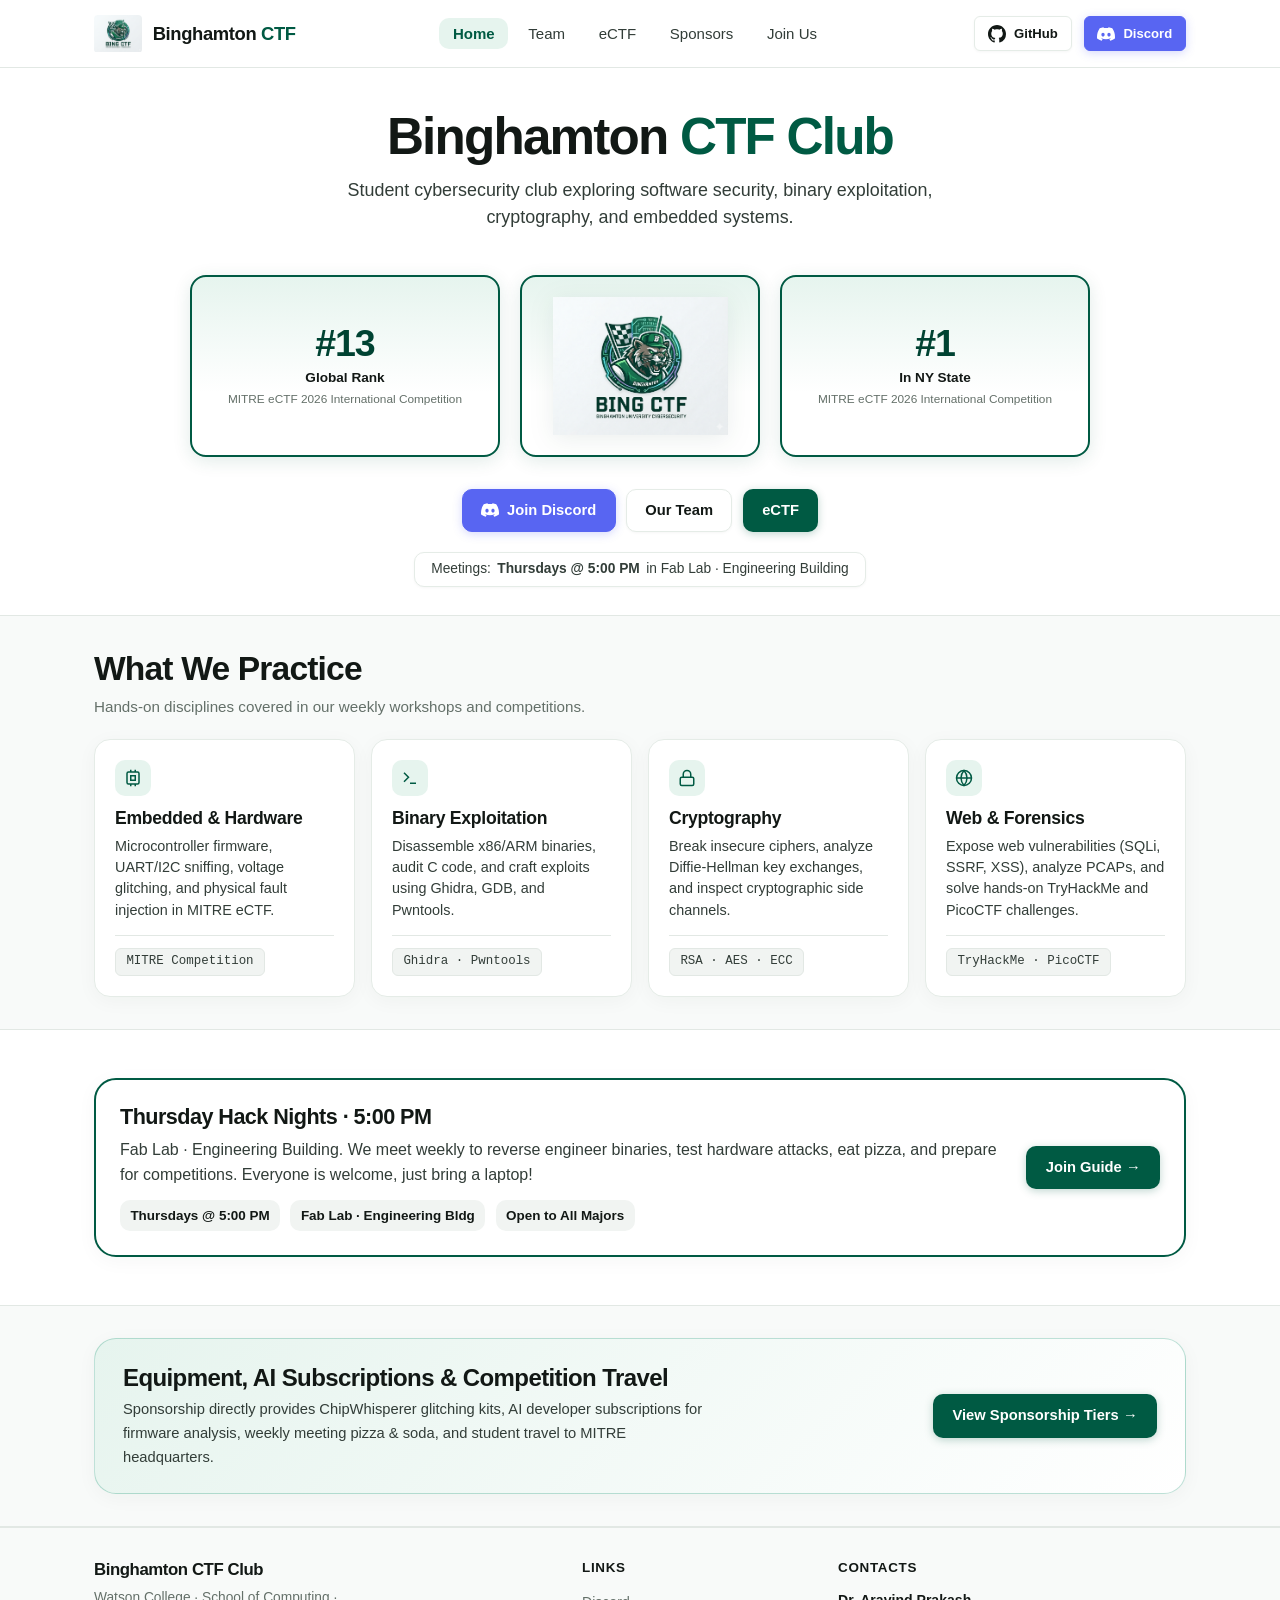
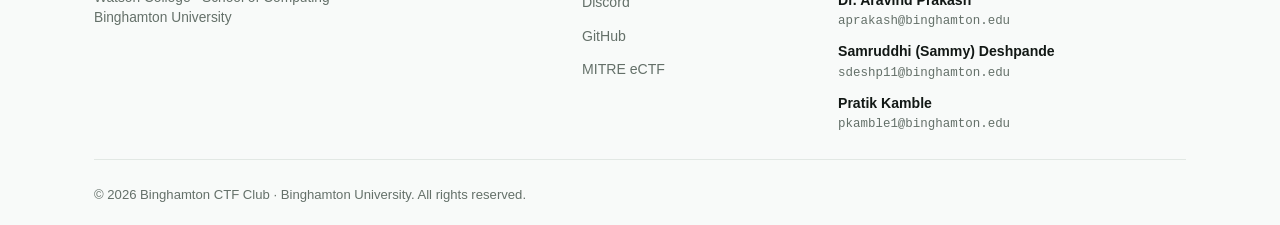
<file: index.html>
<!DOCTYPE html>
<html lang="en">
<head>
  <meta charset="UTF-8">
  <meta name="viewport" content="width=device-width, initial-scale=1.0, viewport-fit=cover">
  <title>Binghamton CTF Club | Binghamton University</title>
  <meta name="description" content="Official website of Binghamton CTF Club at Binghamton University. Ranked #13 globally in MITRE eCTF 2026 and #1 in NY State. Weekly meetings Thursdays at 5 PM in the Fab Lab.">
  <meta name="keywords" content="Binghamton CTF, Binghamton University, eCTF, MITRE eCTF, Watson College, School of Computing, Cybersecurity, Hardware Hacking, Binary Exploitation, Cryptography">
  <meta name="author" content="Binghamton CTF Club">
  <meta name="robots" content="index, follow, max-image-preview:large, max-snippet:-1, max-video-preview:-1">

  <!-- Canonical & LLM Discovery -->
  <link rel="canonical" href="https://bing-ctf.github.io/">
  <link rel="alternate" type="text/markdown" title="LLM Context Summary" href="/llms.txt">

  <!-- Open Graph -->
  <meta property="og:site_name" content="Binghamton CTF Club">
  <meta property="og:locale" content="en_US">
  <meta property="og:title" content="Binghamton CTF Club | Binghamton University">
  <meta property="og:description" content="Ranked #13 globally in MITRE eCTF 2026 and #1 in NY State. Hardware security, binary analysis, and collegiate cybersecurity competitions.">
  <meta property="og:type" content="website">
  <meta property="og:url" content="https://bing-ctf.github.io/">
  <meta property="og:image" content="https://bing-ctf.github.io/assets/images/ectf-team-2026.jpg">
  <meta property="og:image:alt" content="Binghamton University eCTF 2026 Competition Squad in the Fab Lab">

  <!-- Twitter Card -->
  <meta name="twitter:card" content="summary_large_image">
  <meta name="twitter:title" content="Binghamton CTF Club | Binghamton University">
  <meta name="twitter:description" content="Ranked #13 globally in MITRE eCTF 2026 and #1 in NY State. Hardware security, binary analysis, and collegiate cybersecurity competitions.">
  <meta name="twitter:image" content="https://bing-ctf.github.io/assets/images/ectf-team-2026.jpg">

  <!-- Favicon & Styles -->
  <link rel="icon" type="image/png" href="assets/images/logo.png">
  <link rel="stylesheet" href="assets/css/style.css">
  <link rel="stylesheet" href="assets/css/ectf.css">

  <!-- Structured Data: Organization & WebSite (Schema.org JSON-LD) -->
  <script type="application/ld+json">
  {
    "@context": "https://schema.org",
    "@graph": [
      {
        "@type": "WebSite",
        "@id": "https://bing-ctf.github.io/#website",
        "url": "https://bing-ctf.github.io/",
        "name": "Binghamton CTF Club",
        "description": "Student cybersecurity club exploring software security, binary exploitation, cryptography, and embedded systems at Binghamton University.",
        "inLanguage": "en-US"
      },
      {
        "@type": "EducationalOrganization",
        "@id": "https://bing-ctf.github.io/#organization",
        "name": "Binghamton CTF Club",
        "alternateName": ["Bing CTF", "Binghamton University eCTF Team", "Watson College CTF"],
        "url": "https://bing-ctf.github.io/",
        "logo": "https://bing-ctf.github.io/assets/images/logo.png",
        "image": "https://bing-ctf.github.io/assets/images/ectf-team-2026.jpg",
        "description": "Official cybersecurity club and competitive MITRE eCTF team of Binghamton University. Ranked #13 globally out of 161 teams and #1 in New York State in MITRE eCTF 2026.",
        "parentOrganization": {
          "@type": "CollegeOrUniversity",
          "name": "Binghamton University (State University of New York)",
          "url": "https://www.binghamton.edu/"
        },
        "department": {
          "@type": "Organization",
          "name": "Thomas J. Watson College of Engineering and Applied Science, School of Computing",
          "url": "https://www.binghamton.edu/watson/"
        },
        "sameAs": [
          "https://discord.gg/Rn5ER6Tw",
          "https://github.com/bing-ctf",
          "https://ectf.mitre.org"
        ],
        "award": [
          "Ranked #13 Globally out of 161 international teams in MITRE eCTF 2026",
          "Ranked #1 in New York State in MITRE eCTF 2026"
        ]
      }
    ]
  }
  </script>
</head>
<body>

  <!-- Navigation Header -->
  <header class="site-header" role="banner">
    <div class="container header-container">
      <a href="index.html" class="brand-link" aria-label="Binghamton CTF Club Home">
        <img src="assets/images/logo.png" alt="Binghamton CTF Logo" class="brand-logo">
        <span class="brand-text-full">Binghamton <span style="color:var(--bing-green)">CTF</span></span>
        <span class="brand-text-short">Bing <span style="color:var(--bing-green)">CTF</span></span>
      </a>

      <nav aria-label="Main Navigation">
        <ul class="nav-links">
          <li><a href="index.html" class="nav-link active">Home</a></li>
          <li><a href="team.html" class="nav-link">Team</a></li>
          <li><a href="ectf.html" class="nav-link">eCTF</a></li>
          <li><a href="sponsors.html" class="nav-link">Sponsors</a></li>
          <li><a href="join.html" class="nav-link">Join Us</a></li>
        </ul>
      </nav>

      <div class="header-actions">
        <a href="https://github.com/bing-ctf" target="_blank" rel="noopener noreferrer" class="btn btn-secondary btn-sm" aria-label="GitHub Organization">
          <svg viewBox="0 0 16 16" fill="currentColor" aria-hidden="true"><path d="M8 0C3.58 0 0 3.58 0 8c0 3.54 2.29 6.53 5.47 7.59.4.07.55-.17.55-.38 0-.19-.01-.82-.01-1.49-2.01.37-2.53-.49-2.69-.94-.09-.23-.48-.94-.82-1.13-.28-.15-.68-.52-.01-.53.63-.01 1.08.58 1.23.82.72 1.21 1.87.87 2.33.66.07-.52.28-.87.51-1.07-1.78-.2-3.64-.89-3.64-3.95 0-.87.31-1.59.82-2.15-.08-.2-.36-1.02.08-2.12 0 0 .67-.21 2.2.82.64-.18 1.32-.27 2-.27.68 0 1.36.09 2 .27 1.53-1.04 2.2-.82 2.2-.82.44 1.1.16 1.92.08 2.12.51.56.82 1.27.82 2.15 0 3.07-1.87 3.75-3.65 3.95.29.25.54.73.54 1.48 0 1.07-.01 1.93-.01 2.2 0 .21.15.46.55.38A8.012 8.012 0 0 0 16 8c0-4.42-3.58-8-8-8z"/></svg>
          <span class="desktop-only">GitHub</span>
        </a>

        <a href="https://discord.gg/Rn5ER6Tw" target="_blank" rel="noopener noreferrer" class="btn btn-discord btn-sm" aria-label="Join Discord">
          <svg viewBox="0 0 16 16" fill="currentColor" aria-hidden="true"><path d="M13.545 2.907a13.227 13.227 0 0 0-3.257-1.011.05.05 0 0 0-.052.025c-.141.25-.297.577-.406.833a12.19 12.19 0 0 0-3.658 0 8.258 8.258 0 0 0-.412-.833.051.051 0 0 0-.052-.025c-1.125.194-2.22.534-3.257 1.011a.041.041 0 0 0-.021.018C.356 6.024-.213 9.047.066 12.032c.001.014.01.028.021.037a13.276 13.276 0 0 0 3.995 2.02.05.05 0 0 0 .056-.019c.308-.42.582-.863.818-1.329a.05.05 0 0 0-.01-.059.051.051 0 0 0-.018-.011 8.875 8.875 0 0 1-1.248-.595.05.05 0 0 1-.02-.066.051.051 0 0 1 .015-.019c.084-.063.168-.129.248-.195a.05.05 0 0 1 .051-.007c2.619 1.196 5.454 1.196 8.041 0a.052.052 0 0 1 .053.007c.08.066.164.132.248.195a.051.051 0 0 1-.004.085 8.254 8.254 0 0 1-1.249.594.05.05 0 0 0-.03.03.052.052 0 0 0 .003.041c.24.465.515.909.817 1.329a.05.05 0 0 0 .056.019 13.235 13.235 0 0 0 4.001-2.02.049.049 0 0 0 .021-.037c.334-3.451-.559-6.449-2.366-9.106a.034.034 0 0 0-.02-.019Zm-8.198 7.307c-.789 0-1.438-.724-1.438-1.612 0-.889.637-1.613 1.438-1.613.807 0 1.45.73 1.438 1.613 0 .888-.637 1.612-1.438 1.612Zm5.316 0c-.788 0-1.438-.724-1.438-1.612 0-.889.637-1.613 1.438-1.613.807 0 1.451.73 1.438 1.613 0 .888-.631 1.612-1.438 1.612Z"/></svg>
          <span class="desktop-only">Discord</span>
        </a>
      </div>
    </div>
  </header>



  <main id="main-content">
    <!-- Centered Hero Section with Symmetrical Stat & Logo Trio -->
    <section class="hero hero-centered">
      <div class="container">
        <div class="hero-content hero-content-center" style="margin-bottom:1.5rem">
          <h1 class="hero-title">
            Binghamton <span class="highlight-green">CTF Club</span>
          </h1>

          <p class="hero-subtitle">
            Student cybersecurity club exploring software security, binary exploitation, cryptography, and embedded systems.
          </p>
        </div>

        <!-- Symmetrical Trio: #13 | Logo | #1 -->
        <div class="hero-trio-grid">
          <!-- Left: #13 Global Rank -->
          <div class="stat-card stat-featured">
            <div class="stat-number">#13</div>
            <div class="stat-label">Global Rank</div>
            <div class="stat-desc">MITRE eCTF 2026 International Competition</div>
          </div>

          <!-- Center: Club Logo between the boxes -->
          <div class="hero-center-logo-card">
            <img src="assets/images/logo.png" alt="Binghamton CTF Club Logo" class="hero-center-logo">
          </div>

          <!-- Right: #1 In NY State -->
          <div class="stat-card stat-featured">
            <div class="stat-number">#1</div>
            <div class="stat-label">In NY State</div>
            <div class="stat-desc">MITRE eCTF 2026 International Competition</div>
          </div>
        </div>

        <div class="hero-content hero-content-center" style="margin-top:2rem;margin-bottom:0">
          <div class="hero-cta-group hero-cta-center">
            <a href="https://discord.gg/nmGwRgcrS6" target="_blank" rel="noopener noreferrer" class="btn btn-discord">
              <svg viewBox="0 0 16 16" fill="currentColor" width="18" height="18"><path d="M13.545 2.907a13.227 13.227 0 0 0-3.257-1.011.05.05 0 0 0-.052.025c-.141.25-.297.577-.406.833a12.19 12.19 0 0 0-3.658 0 8.258 8.258 0 0 0-.412-.833.051.051 0 0 0-.052-.025c-1.125.194-2.22.534-3.257 1.011a.041.041 0 0 0-.021.018C.356 6.024-.213 9.047.066 12.032c.001.014.01.028.021.037a13.276 13.276 0 0 0 3.995 2.02.05.05 0 0 0 .056-.019c.308-.42.582-.863.818-1.329a.05.05 0 0 0-.01-.059.051.051 0 0 0-.018-.011 8.875 8.875 0 0 1-1.248-.595.05.05 0 0 1-.02-.066.051.051 0 0 1 .015-.019c.084-.063.168-.129.248-.195a.05.05 0 0 1 .051-.007c2.619 1.196 5.454 1.196 8.041 0a.052.052 0 0 1 .053.007c.08.066.164.132.248.195a.051.051 0 0 1-.004.085 8.254 8.254 0 0 1-1.249.594.05.05 0 0 0-.03.03.052.052 0 0 0 .003.041c.24.465.515.909.817 1.329a.05.05 0 0 0 .056.019 13.235 13.235 0 0 0 4.001-2.02.049.049 0 0 0 .021-.037c.334-3.451-.559-6.449-2.366-9.106a.034.034 0 0 0-.02-.019Zm-8.198 7.307c-.789 0-1.438-.724-1.438-1.612 0-.889.637-1.613 1.438-1.613.807 0 1.45.73 1.438 1.613 0 .888-.637 1.612-1.438 1.612Zm5.316 0c-.788 0-1.438-.724-1.438-1.612 0-.889.637-1.613 1.438-1.613.807 0 1.451.73 1.438 1.613 0 .888-.631 1.612-1.438 1.612Z"/></svg>
              <span>Join Discord</span>
            </a>
            <a href="team.html" class="btn btn-secondary">Our Team</a>
            <a href="ectf.html" class="btn btn-primary">eCTF</a>
          </div>

          <div class="hero-meeting-pill">
            Meetings: <strong>Thursdays @ 5:00 PM</strong> in Fab Lab · Engineering Building
          </div>
        </div>
      </div>
    </section>

    <!-- What We Do: 4 Clean Tracks in One Row -->
    <section class="section section-alt">
      <div class="container">
        <div class="section-header">
          <h2 class="section-title">What We Practice</h2>
          <p class="section-desc">Hands-on disciplines covered in our weekly workshops and competitions.</p>
        </div>

        <div class="card-grid practice-grid">
          <div class="card">
            <div class="card-icon">
              <svg viewBox="0 0 24 24" fill="none" stroke="currentColor" stroke-width="2"><rect x="4" y="4" width="16" height="16" rx="2" ry="2"></rect><rect x="9" y="9" width="6" height="6"></rect><line x1="9" y1="1" x2="9" y2="4"></line><line x1="15" y1="1" x2="15" y2="4"></line><line x1="9" y1="20" x2="9" y2="23"></line><line x1="15" y1="20" x2="15" y2="23"></line></svg>
            </div>
            <h3 class="card-title">Embedded & Hardware</h3>
            <p class="card-body">Microcontroller firmware, UART/I2C sniffing, voltage glitching, and physical fault injection in MITRE eCTF.</p>
            <div class="card-footer">
              <span class="tag tag-mono">MITRE Competition</span>
            </div>
          </div>

          <div class="card">
            <div class="card-icon">
              <svg viewBox="0 0 24 24" fill="none" stroke="currentColor" stroke-width="2"><polyline points="4 17 10 11 4 5"></polyline><line x1="12" y1="19" x2="20" y2="19"></line></svg>
            </div>
            <h3 class="card-title">Binary Exploitation</h3>
            <p class="card-body">Disassemble x86/ARM binaries, audit C code, and craft exploits using Ghidra, GDB, and Pwntools.</p>
            <div class="card-footer">
              <span class="tag tag-mono">Ghidra · Pwntools</span>
            </div>
          </div>

          <div class="card">
            <div class="card-icon">
              <svg viewBox="0 0 24 24" fill="none" stroke="currentColor" stroke-width="2"><rect x="3" y="11" width="18" height="11" rx="2" ry="2"></rect><path d="M7 11V7a5 5 0 0 1 10 0v4"></path></svg>
            </div>
            <h3 class="card-title">Cryptography</h3>
            <p class="card-body">Break insecure ciphers, analyze Diffie-Hellman key exchanges, and inspect cryptographic side channels.</p>
            <div class="card-footer">
              <span class="tag tag-mono">RSA · AES · ECC</span>
            </div>
          </div>

          <div class="card">
            <div class="card-icon">
              <svg viewBox="0 0 24 24" fill="none" stroke="currentColor" stroke-width="2"><circle cx="12" cy="12" r="10"></circle><line x1="2" y1="12" x2="22" y2="12"></line><path d="M12 2a15.3 15.3 0 0 1 4 10 15.3 15.3 0 0 1-4 10 15.3 15.3 0 0 1-4-10 15.3 15.3 0 0 1 4-10z"></path></svg>
            </div>
            <h3 class="card-title">Web & Forensics</h3>
            <p class="card-body">Expose web vulnerabilities (SQLi, SSRF, XSS), analyze PCAPs, and solve hands-on TryHackMe and PicoCTF challenges.</p>
            <div class="card-footer">
              <span class="tag tag-mono">TryHackMe · PicoCTF</span>
            </div>
          </div>
        </div>
      </div>
    </section>

    <!-- Weekly Meetings Section -->
    <section class="section">
      <div class="container">
        <div class="meeting-banner">
          <div class="meeting-info">
            <h3>Thursday Hack Nights · 5:00 PM</h3>
            <p>Fab Lab · Engineering Building. We meet weekly to reverse engineer binaries, test hardware attacks, eat pizza, and prepare for competitions. Everyone is welcome, just bring a laptop!</p>
            <div class="meeting-meta">
              <span class="meeting-badge">Thursdays @ 5:00 PM</span>
              <span class="meeting-badge">Fab Lab · Engineering Bldg</span>
              <span class="meeting-badge">Open to All Majors</span>
            </div>
          </div>
          <div>
            <a href="join.html" class="btn btn-primary">Join Guide &rarr;</a>
          </div>
        </div>
      </div>
    </section>

    <!-- Sponsor Teaser Banner -->
    <section class="section section-alt">
      <div class="container">
        <div class="callout-banner">
          <div>
            <h3 style="font-size:1.5rem;margin-bottom:0.35rem">Equipment, AI Subscriptions & Competition Travel</h3>
            <p style="max-width:580px;font-size:0.92rem;color:var(--text-secondary);margin:0">
              Sponsorship directly provides ChipWhisperer glitching kits, AI developer subscriptions for firmware analysis, weekly meeting pizza & soda, and student travel to MITRE headquarters.
            </p>
          </div>
          <div>
            <a href="sponsors.html" class="btn btn-primary">View Sponsorship Tiers &rarr;</a>
          </div>
        </div>
      </div>
    </section>
  </main>

  <!-- Site Footer -->
  <footer class="site-footer">
    <div class="container">
      <div class="footer-grid">
        <div class="footer-brand">
          <h4>Binghamton CTF Club</h4>
          <p>Watson College · School of Computing · Binghamton University</p>
        </div>



        <div class="footer-col">
          <h5>Links</h5>
          <ul class="footer-links">
            <li><a href="https://discord.gg/Rn5ER6Tw" target="_blank" rel="noopener noreferrer" class="footer-link">Discord</a></li>
            <li><a href="https://github.com/bing-ctf" target="_blank" rel="noopener noreferrer" class="footer-link">GitHub</a></li>
            <li><a href="https://ectf.mitre.org" target="_blank" rel="noopener noreferrer" class="footer-link">MITRE eCTF</a></li>
          </ul>
        </div>

        <div class="footer-col">
          <h5>Contacts</h5>
          <ul class="footer-links">
            <li>
              <a href="mailto:aprakash@binghamton.edu?subject=Binghamton%20CTF%20Inquiry" class="footer-link">
                <strong>Dr. Aravind Prakash</strong>
                <span class="footer-email">aprakash@binghamton.edu</span>
              </a>
            </li>
            <li>
              <a href="mailto:sdeshp11@binghamton.edu?subject=Binghamton%20CTF%20Inquiry" class="footer-link">
                <strong>Samruddhi (Sammy) Deshpande</strong>
                <span class="footer-email">sdeshp11@binghamton.edu</span>
              </a>
            </li>
            <li>
              <a href="mailto:pkamble1@binghamton.edu?subject=Binghamton%20CTF%20Inquiry" class="footer-link">
                <strong>Pratik Kamble</strong>
                <span class="footer-email">pkamble1@binghamton.edu</span>
              </a>
            </li>
          </ul>
        </div>
      </div>

      <div class="footer-bottom">
        <div>&copy; 2026 Binghamton CTF Club · Binghamton University. All rights reserved.</div>

      </div>
    </div>
  </footer>

  <!-- Mobile Bottom Navigation (Instagram Style) -->
  <nav class="mobile-bottom-nav" aria-label="Mobile Navigation">
    <a href="index.html" class="bottom-nav-item active" aria-label="Home">
      <svg viewBox="0 0 24 24" fill="none" stroke="currentColor" stroke-width="2" aria-hidden="true"><path d="M3 9l9-7 9 7v11a2 2 0 0 1-2 2H5a2 2 0 0 1-2-2z"></path><polyline points="9 22 9 12 15 12 15 22"></polyline></svg>
      <span>Home</span>
    </a>
    <a href="team.html" class="bottom-nav-item" aria-label="Team">
      <svg viewBox="0 0 24 24" fill="none" stroke="currentColor" stroke-width="2" aria-hidden="true"><path d="M17 21v-2a4 4 0 0 0-4-4H5a4 4 0 0 0-4 4v2"></path><circle cx="9" cy="7" r="4"></circle><path d="M23 21v-2a4 4 0 0 0-3-3.87"></path><path d="M16 3.13a4 4 0 0 1 0 7.75"></path></svg>
      <span>Team</span>
    </a>
    <a href="ectf.html" class="bottom-nav-item" aria-label="eCTF">
      <svg viewBox="0 0 24 24" fill="none" stroke="currentColor" stroke-width="2" aria-hidden="true"><path d="M4 15s1-1 4-1 5 2 8 2 4-1 4-1V3s-1 1-4 1-5-2-8-2-4 1-4 1z"></path><line x1="4" y1="22" x2="4" y2="15"></line></svg>
      <span>eCTF</span>
    </a>
    <a href="sponsors.html" class="bottom-nav-item" aria-label="Sponsors">
      <svg viewBox="0 0 24 24" fill="none" stroke="currentColor" stroke-width="2" aria-hidden="true"><polygon points="12 2 15.09 8.26 22 9.27 17 14.14 18.18 21.02 12 17.77 5.82 21.02 7 14.14 2 9.27 8.91 8.26 12 2"></polygon></svg>
      <span>Sponsors</span>
    </a>
    <a href="join.html" class="bottom-nav-item" aria-label="Join Us">
      <svg viewBox="0 0 24 24" fill="none" stroke="currentColor" stroke-width="2" aria-hidden="true"><path d="M16 21v-2a4 4 0 0 0-4-4H5a4 4 0 0 0-4 4v2"></path><circle cx="8.5" cy="7" r="4"></circle><line x1="20" y1="8" x2="20" y2="14"></line><line x1="23" y1="11" x2="17" y2="11"></line></svg>
      <span>Join Us</span>
    </a>
  </nav>

  <script src="assets/js/main.js"></script>
</body>
</html>
</file>
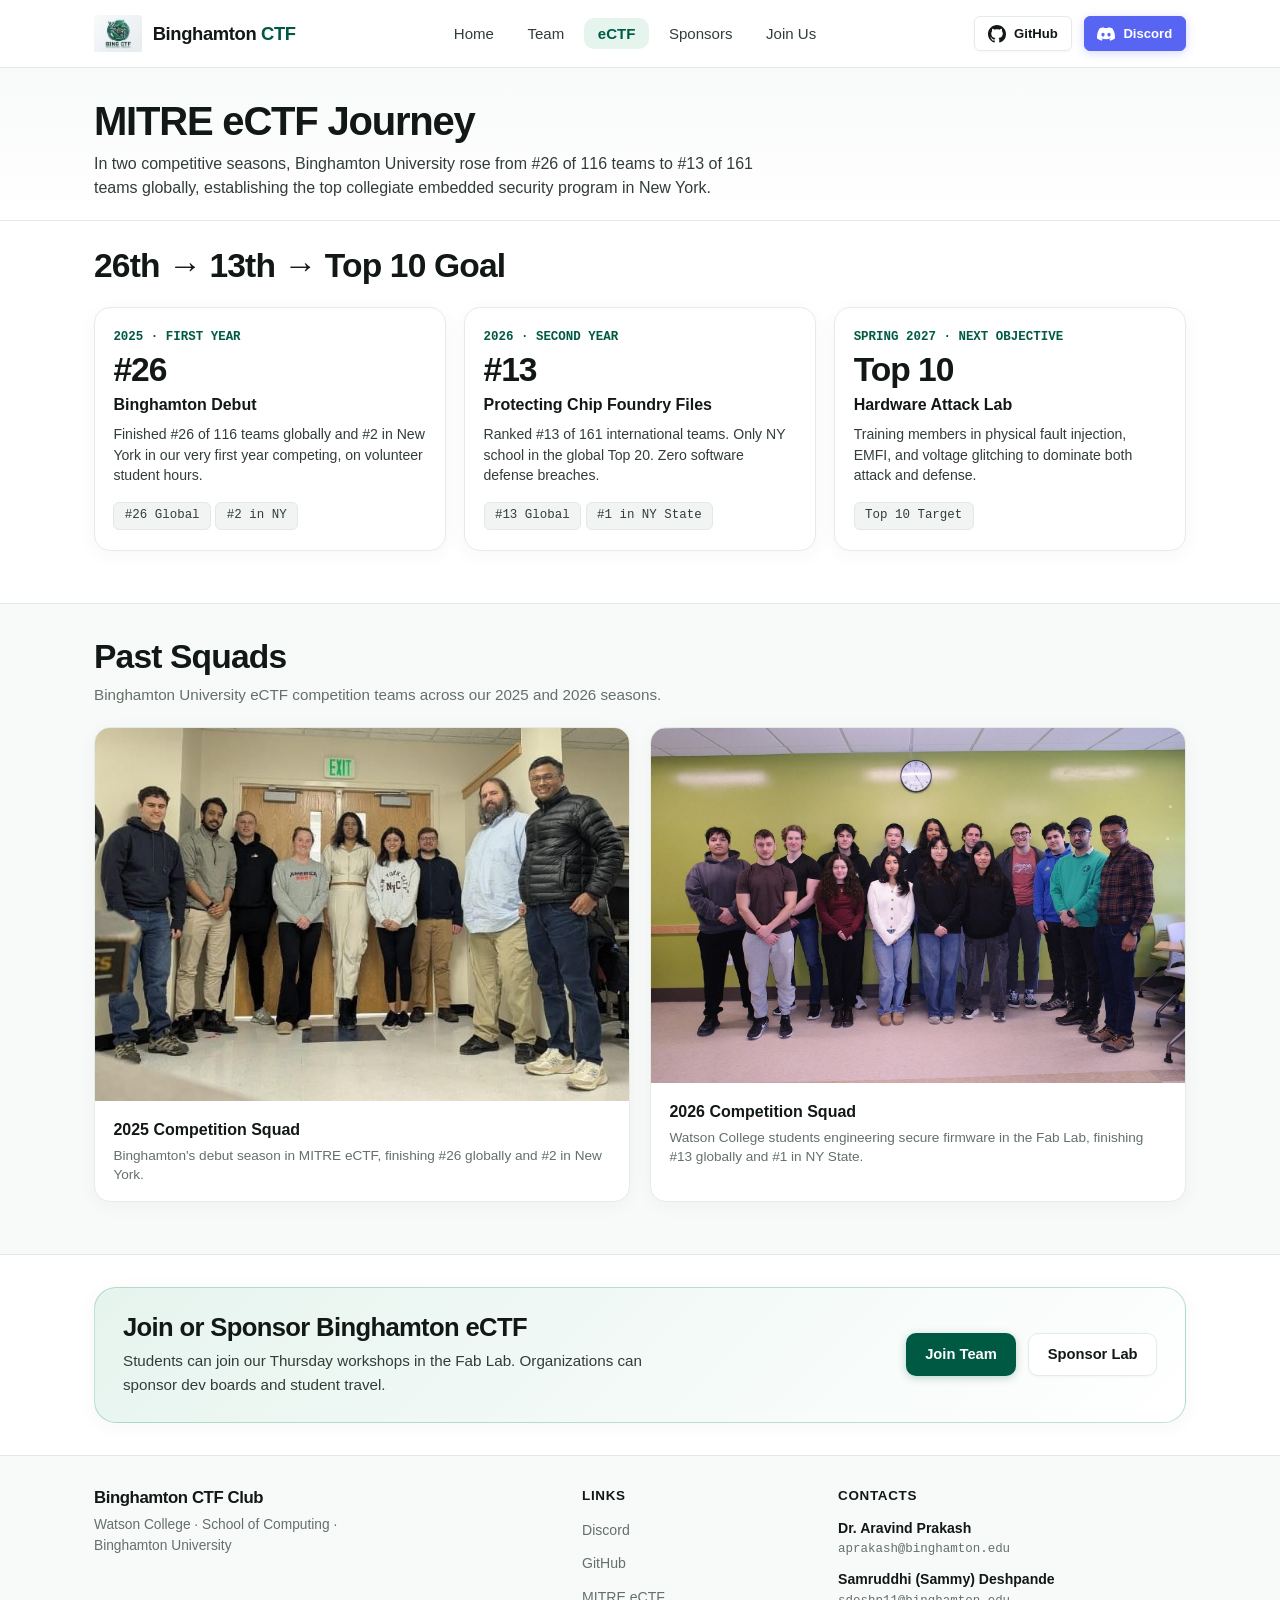
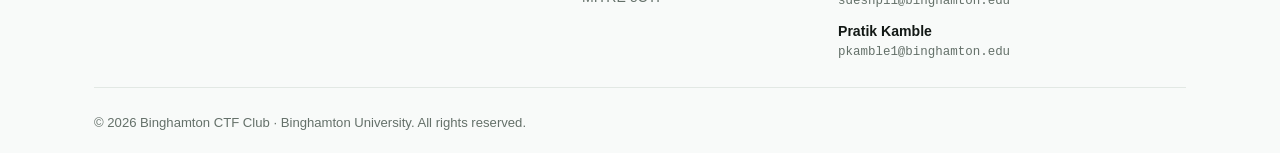
<file: ectf.html>
<!DOCTYPE html>
<html lang="en">
<head>
  <meta charset="UTF-8">
  <meta name="viewport" content="width=device-width, initial-scale=1.0, viewport-fit=cover">
  <title>eCTF Track Record | Binghamton CTF Club</title>
  <meta name="description" content="Binghamton University's MITRE eCTF track record. Ranked #13 globally among 161 teams and #1 in NY State in 2026. Hardware security, side-channel analysis, and fault injection.">
  <meta name="keywords" content="eCTF, MITRE eCTF, Binghamton University, embedded security, hardware hacking, fault injection, Watson College, School of Computing">
  <meta name="author" content="Binghamton CTF Club">
  <meta name="robots" content="index, follow, max-image-preview:large, max-snippet:-1, max-video-preview:-1">

  <!-- Canonical & LLM Discovery -->
  <link rel="canonical" href="https://bing-ctf.github.io/ectf.html">
  <link rel="alternate" type="text/markdown" title="LLM Context Summary" href="/llms.txt">

  <!-- Open Graph -->
  <meta property="og:site_name" content="Binghamton CTF Club">
  <meta property="og:locale" content="en_US">
  <meta property="og:title" content="eCTF Track Record | Binghamton CTF Club">
  <meta property="og:description" content="Ranked #13 globally among 161 teams in MITRE eCTF 2026 and #1 in NY State. Hardware security and firmware defense.">
  <meta property="og:type" content="website">
  <meta property="og:url" content="https://bing-ctf.github.io/ectf.html">
  <meta property="og:image" content="https://bing-ctf.github.io/assets/images/ectf-team-2026.jpg">
  <meta property="og:image:alt" content="Binghamton eCTF 2026 Team in Hardware Lab">

  <!-- Twitter Card -->
  <meta name="twitter:card" content="summary_large_image">
  <meta name="twitter:title" content="eCTF Track Record | Binghamton CTF Club">
  <meta name="twitter:description" content="Ranked #13 globally among 161 teams in MITRE eCTF 2026 and #1 in NY State. Hardware security and firmware defense.">
  <meta name="twitter:image" content="https://bing-ctf.github.io/assets/images/ectf-team-2026.jpg">

  <!-- Favicon & Styles -->
  <link rel="icon" type="image/png" href="assets/images/logo.png">
  <link rel="stylesheet" href="assets/css/style.css">
  <link rel="stylesheet" href="assets/css/ectf.css">

  <!-- Structured Data: Competition Track Record (Schema.org JSON-LD) -->
  <script type="application/ld+json">
  {
    "@context": "https://schema.org",
    "@type": "ItemPage",
    "name": "Binghamton University MITRE eCTF Track Record",
    "url": "https://bing-ctf.github.io/ectf.html",
    "description": "Binghamton University's journey in the international MITRE Embedded Capture the Flag competition. Ranked #13 globally and #1 in NY State.",
    "about": {
      "@type": "SportsTeam",
      "name": "Binghamton University eCTF Team",
      "sport": "Cybersecurity & Embedded Systems Capture the Flag",
      "parentOrganization": {
        "@type": "CollegeOrUniversity",
        "name": "Binghamton University"
      },
      "award": [
        "13th Place Worldwide, MITRE eCTF 2026 (161 international teams)",
        "1st Place in New York State, MITRE eCTF 2026",
        "26th Place Worldwide, MITRE eCTF 2025 (116 international teams)"
      ]
    }
  }
  </script>
</head>
<body>

  <!-- Navigation Header -->
  <header class="site-header" role="banner">
    <div class="container header-container">
      <a href="index.html" class="brand-link" aria-label="Binghamton CTF Club Home">
        <img src="assets/images/logo.png" alt="Binghamton CTF Logo" class="brand-logo">
        <span class="brand-text-full">Binghamton <span style="color:var(--bing-green)">CTF</span></span>
        <span class="brand-text-short">Bing <span style="color:var(--bing-green)">CTF</span></span>
      </a>

      <nav aria-label="Main Navigation">
        <ul class="nav-links">
          <li><a href="index.html" class="nav-link">Home</a></li>
          <li><a href="team.html" class="nav-link">Team</a></li>
          <li><a href="ectf.html" class="nav-link active">eCTF</a></li>
          <li><a href="sponsors.html" class="nav-link">Sponsors</a></li>
          <li><a href="join.html" class="nav-link">Join Us</a></li>
        </ul>
      </nav>

      <div class="header-actions">
        <a href="https://github.com/bing-ctf" target="_blank" rel="noopener noreferrer" class="btn btn-secondary btn-sm" aria-label="GitHub Organization">
          <svg viewBox="0 0 16 16" fill="currentColor" aria-hidden="true"><path d="M8 0C3.58 0 0 3.58 0 8c0 3.54 2.29 6.53 5.47 7.59.4.07.55-.17.55-.38 0-.19-.01-.82-.01-1.49-2.01.37-2.53-.49-2.69-.94-.09-.23-.48-.94-.82-1.13-.28-.15-.68-.52-.01-.53.63-.01 1.08.58 1.23.82.72 1.21 1.87.87 2.33.66.07-.52.28-.87.51-1.07-1.78-.2-3.64-.89-3.64-3.95 0-.87.31-1.59.82-2.15-.08-.2-.36-1.02.08-2.12 0 0 .67-.21 2.2.82.64-.18 1.32-.27 2-.27.68 0 1.36.09 2 .27 1.53-1.04 2.2-.82 2.2-.82.44 1.1.16 1.92.08 2.12.51.56.82 1.27.82 2.15 0 3.07-1.87 3.75-3.65 3.95.29.25.54.73.54 1.48 0 1.07-.01 1.93-.01 2.2 0 .21.15.46.55.38A8.012 8.012 0 0 0 16 8c0-4.42-3.58-8-8-8z"/></svg>
          <span class="desktop-only">GitHub</span>
        </a>

        <a href="https://discord.gg/Rn5ER6Tw" target="_blank" rel="noopener noreferrer" class="btn btn-discord btn-sm" aria-label="Join Discord">
          <svg viewBox="0 0 16 16" fill="currentColor" aria-hidden="true"><path d="M13.545 2.907a13.227 13.227 0 0 0-3.257-1.011.05.05 0 0 0-.052.025c-.141.25-.297.577-.406.833a12.19 12.19 0 0 0-3.658 0 8.258 8.258 0 0 0-.412-.833.051.051 0 0 0-.052-.025c-1.125.194-2.22.534-3.257 1.011a.041.041 0 0 0-.021.018C.356 6.024-.213 9.047.066 12.032c.001.014.01.028.021.037a13.276 13.276 0 0 0 3.995 2.02.05.05 0 0 0 .056-.019c.308-.42.582-.863.818-1.329a.05.05 0 0 0-.01-.059.051.051 0 0 0-.018-.011 8.875 8.875 0 0 1-1.248-.595.05.05 0 0 1-.02-.066.051.051 0 0 1 .015-.019c.084-.063.168-.129.248-.195a.05.05 0 0 1 .051-.007c2.619 1.196 5.454 1.196 8.041 0a.052.052 0 0 1 .053.007c.08.066.164.132.248.195a.051.051 0 0 1-.004.085 8.254 8.254 0 0 1-1.249.594.05.05 0 0 0-.03.03.052.052 0 0 0 .003.041c.24.465.515.909.817 1.329a.05.05 0 0 0 .056.019 13.235 13.235 0 0 0 4.001-2.02.049.049 0 0 0 .021-.037c.334-3.451-.559-6.449-2.366-9.106a.034.034 0 0 0-.02-.019Zm-8.198 7.307c-.789 0-1.438-.724-1.438-1.612 0-.889.637-1.613 1.438-1.613.807 0 1.45.73 1.438 1.613 0 .888-.637 1.612-1.438 1.612Zm5.316 0c-.788 0-1.438-.724-1.438-1.612 0-.889.637-1.613 1.438-1.613.807 0 1.451.73 1.438 1.613 0 .888-.631 1.612-1.438 1.612Z"/></svg>
          <span class="desktop-only">Discord</span>
        </a>
      </div>
    </div>
  </header>

  <main id="main-content">
    <!-- Page Header -->
    <section class="page-header">
      <div class="container">
        <h1 class="page-title">MITRE eCTF Journey</h1>
        <p class="page-lead">
          In two competitive seasons, Binghamton University rose from #26 of 116 teams to #13 of 161 teams globally, establishing the top collegiate embedded security program in New York.
        </p>
      </div>
    </section>

    <!-- Progression Strip -->
    <section class="section" style="padding-top:0">
      <div class="container">
        <h2 class="section-title">26th &rarr; 13th &rarr; Top 10 Goal</h2>

        <div class="progression-grid">
          <div class="progression-card">
            <div class="progression-year">2025 · First Year</div>
            <div class="progression-rank">#26</div>
            <div class="progression-title">Binghamton Debut</div>
            <p class="progression-desc">
              Finished #26 of 116 teams globally and #2 in New York in our very first year competing, on volunteer student hours.
            </p>
            <div>
              <span class="tag tag-mono">#26 Global</span>
              <span class="tag tag-mono">#2 in NY</span>
            </div>
          </div>

          <div class="progression-card">
            <div class="progression-year">2026 · Second Year</div>
            <div class="progression-rank">#13</div>
            <div class="progression-title">Protecting Chip Foundry Files</div>
            <p class="progression-desc">
              Ranked #13 of 161 international teams. Only NY school in the global Top 20. Zero software defense breaches.
            </p>
            <div>
              <span class="tag tag-mono">#13 Global</span>
              <span class="tag tag-mono">#1 in NY State</span>
            </div>
          </div>

          <div class="progression-card">
            <div class="progression-year">Spring 2027 · Next Objective</div>
            <div class="progression-rank">Top 10</div>
            <div class="progression-title">Hardware Attack Lab</div>
            <p class="progression-desc">
              Training members in physical fault injection, EMFI, and voltage glitching to dominate both attack and defense.
            </p>
            <div>
              <span class="tag tag-mono">Top 10 Target</span>
            </div>
          </div>
        </div>
      </div>
    </section>

    <!-- Past Squads: Side-by-Side 2025 & 2026 Photography -->
    <section class="section section-alt">
      <div class="container">
        <div class="section-header">
          <h2 class="section-title">Past Squads</h2>
          <p class="section-desc">Binghamton University eCTF competition teams across our 2025 and 2026 seasons.</p>
        </div>

        <div class="media-grid">
          <div class="media-card">
            <img src="assets/images/ectf-team-2025.jpg" alt="Binghamton eCTF 2025 inaugural team" loading="lazy">
            <div class="media-card-caption">
              <div class="media-card-title">2025 Competition Squad</div>
              <div class="media-card-desc">Binghamton's debut season in MITRE eCTF, finishing #26 globally and #2 in New York.</div>
            </div>
          </div>

          <div class="media-card">
            <img src="assets/images/ectf-team-2026.jpg" alt="Binghamton eCTF 2026 team in the lab" loading="lazy">
            <div class="media-card-caption">
              <div class="media-card-title">2026 Competition Squad</div>
              <div class="media-card-desc">Watson College students engineering secure firmware in the Fab Lab, finishing #13 globally and #1 in NY State.</div>
            </div>
          </div>
        </div>
      </div>
    </section>

    <!-- Next Step CTA -->
    <section class="section">
      <div class="container">
        <div class="callout-banner">
          <div>
            <h3 style="font-size:1.6rem;margin-bottom:0.35rem">Join or Sponsor Binghamton eCTF</h3>
            <p style="max-width:560px;font-size:0.95rem;color:var(--text-secondary);margin:0">
              Students can join our Thursday workshops in the Fab Lab. Organizations can sponsor dev boards and student travel.
            </p>
          </div>
          <div style="display:flex;gap:0.75rem;flex-wrap:wrap">
            <a href="join.html" class="btn btn-primary">Join Team</a>
            <a href="sponsors.html" class="btn btn-secondary">Sponsor Lab</a>
          </div>
        </div>
      </div>
    </section>
  </main>

  <!-- Site Footer -->
  <footer class="site-footer">
    <div class="container">
      <div class="footer-grid">
        <div class="footer-brand">
          <h4>Binghamton CTF Club</h4>
          <p>Watson College · School of Computing · Binghamton University</p>
        </div>

        <div class="footer-col">
          <h5>Links</h5>
          <ul class="footer-links">
            <li><a href="https://discord.gg/Rn5ER6Tw" target="_blank" rel="noopener noreferrer" class="footer-link">Discord</a></li>
            <li><a href="https://github.com/bing-ctf" target="_blank" rel="noopener noreferrer" class="footer-link">GitHub</a></li>
            <li><a href="https://ectf.mitre.org" target="_blank" rel="noopener noreferrer" class="footer-link">MITRE eCTF</a></li>
          </ul>
        </div>
        <div class="footer-col">
          <h5>Contacts</h5>
          <ul class="footer-links">
            <li>
              <a href="mailto:aprakash@binghamton.edu?subject=Binghamton%20CTF%20Inquiry" class="footer-link">
                <strong>Dr. Aravind Prakash</strong>
                <span class="footer-email">aprakash@binghamton.edu</span>
              </a>
            </li>
            <li>
              <a href="mailto:sdeshp11@binghamton.edu?subject=Binghamton%20CTF%20Inquiry" class="footer-link">
                <strong>Samruddhi (Sammy) Deshpande</strong>
                <span class="footer-email">sdeshp11@binghamton.edu</span>
              </a>
            </li>
            <li>
              <a href="mailto:pkamble1@binghamton.edu?subject=Binghamton%20CTF%20Inquiry" class="footer-link">
                <strong>Pratik Kamble</strong>
                <span class="footer-email">pkamble1@binghamton.edu</span>
              </a>
            </li>
          </ul>
        </div>
      </div>
      <div class="footer-bottom">
        <div>&copy; 2026 Binghamton CTF Club · Binghamton University. All rights reserved.</div>
      </div>
    </div>
  </footer>

  <!-- Mobile Bottom Navigation (Instagram Style) -->
  <nav class="mobile-bottom-nav" aria-label="Mobile Navigation">
    <a href="index.html" class="bottom-nav-item" aria-label="Home">
      <svg viewBox="0 0 24 24" fill="none" stroke="currentColor" stroke-width="2" aria-hidden="true"><path d="M3 9l9-7 9 7v11a2 2 0 0 1-2 2H5a2 2 0 0 1-2-2z"></path><polyline points="9 22 9 12 15 12 15 22"></polyline></svg>
      <span>Home</span>
    </a>
    <a href="team.html" class="bottom-nav-item" aria-label="Team">
      <svg viewBox="0 0 24 24" fill="none" stroke="currentColor" stroke-width="2" aria-hidden="true"><path d="M17 21v-2a4 4 0 0 0-4-4H5a4 4 0 0 0-4 4v2"></path><circle cx="9" cy="7" r="4"></circle><path d="M23 21v-2a4 4 0 0 0-3-3.87"></path><path d="M16 3.13a4 4 0 0 1 0 7.75"></path></svg>
      <span>Team</span>
    </a>
    <a href="ectf.html" class="bottom-nav-item active" aria-label="eCTF">
      <svg viewBox="0 0 24 24" fill="none" stroke="currentColor" stroke-width="2" aria-hidden="true"><path d="M4 15s1-1 4-1 5 2 8 2 4-1 4-1V3s-1 1-4 1-5-2-8-2-4 1-4 1z"></path><line x1="4" y1="22" x2="4" y2="15"></line></svg>
      <span>eCTF</span>
    </a>
    <a href="sponsors.html" class="bottom-nav-item" aria-label="Sponsors">
      <svg viewBox="0 0 24 24" fill="none" stroke="currentColor" stroke-width="2" aria-hidden="true"><polygon points="12 2 15.09 8.26 22 9.27 17 14.14 18.18 21.02 12 17.77 5.82 21.02 7 14.14 2 9.27 8.91 8.26 12 2"></polygon></svg>
      <span>Sponsors</span>
    </a>
    <a href="join.html" class="bottom-nav-item" aria-label="Join Us">
      <svg viewBox="0 0 24 24" fill="none" stroke="currentColor" stroke-width="2" aria-hidden="true"><path d="M16 21v-2a4 4 0 0 0-4-4H5a4 4 0 0 0-4 4v2"></path><circle cx="8.5" cy="7" r="4"></circle><line x1="20" y1="8" x2="20" y2="14"></line><line x1="23" y1="11" x2="17" y2="11"></line></svg>
      <span>Join Us</span>
    </a>
  </nav>

  <script src="assets/js/main.js"></script>
</body>
</html>
</file>
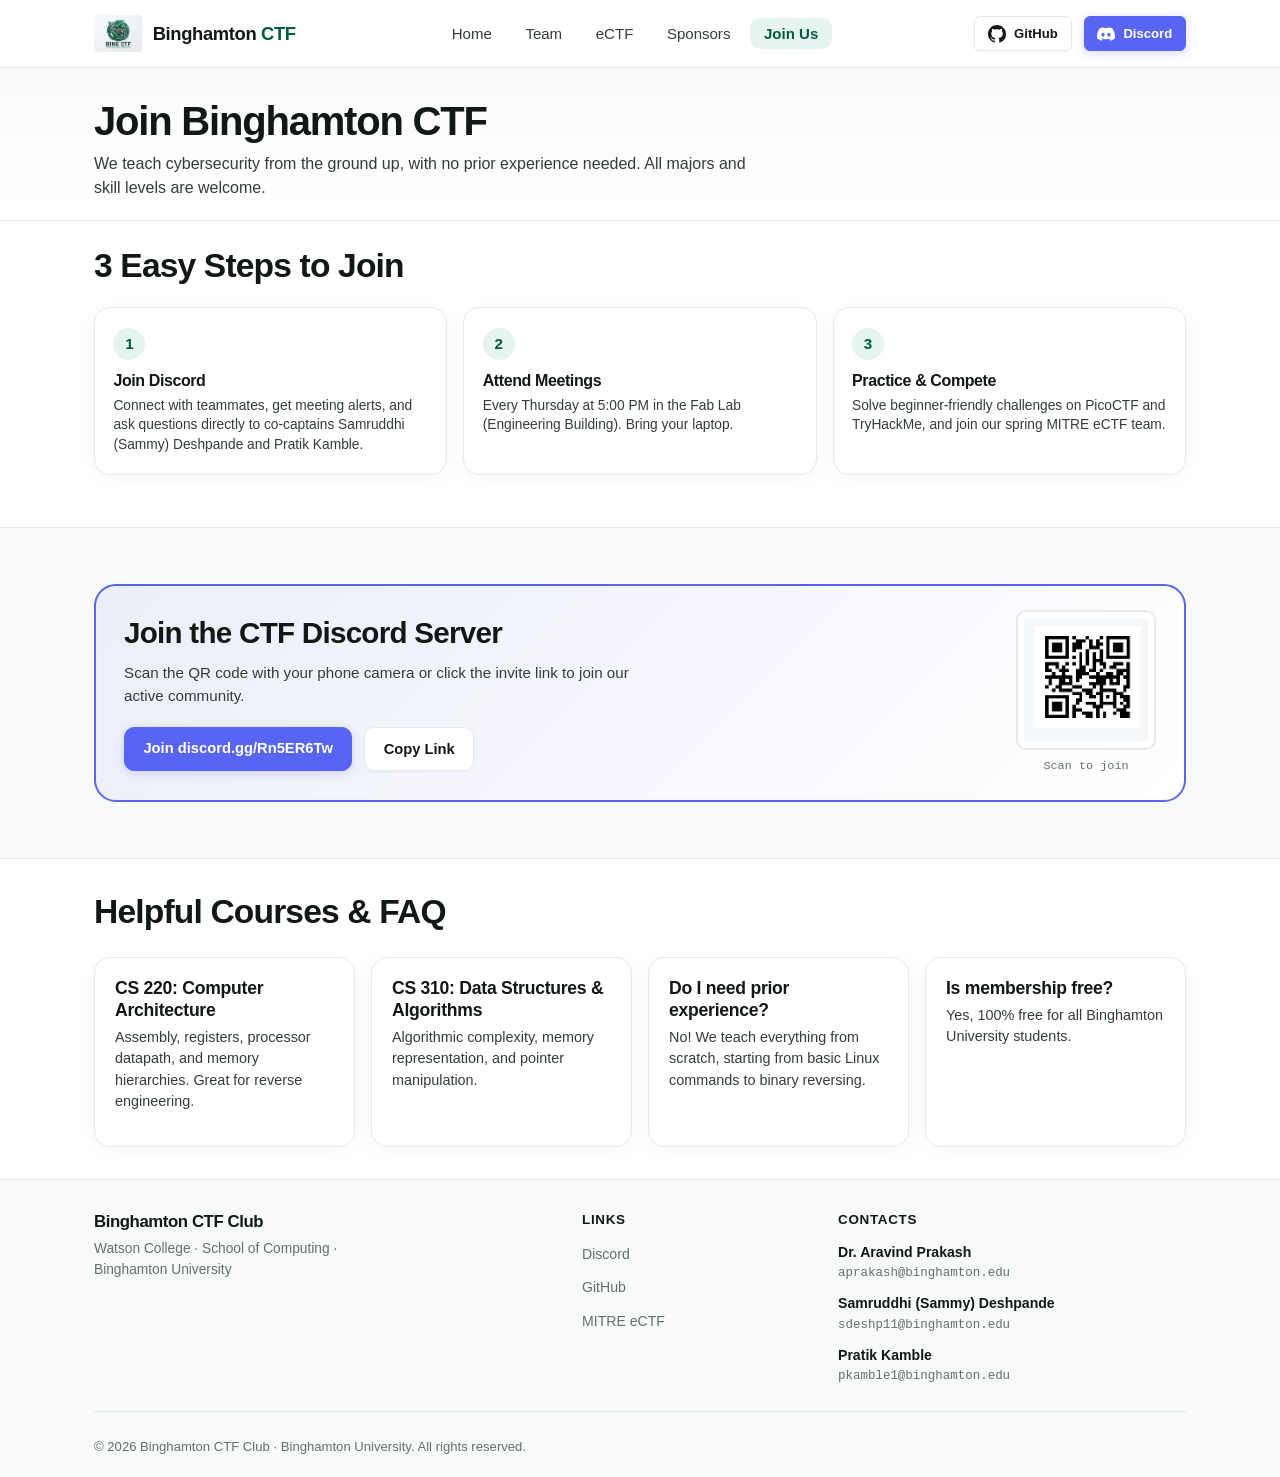
<file: join.html>
<!DOCTYPE html>
<html lang="en">
<head>
  <meta charset="UTF-8">
  <meta name="viewport" content="width=device-width, initial-scale=1.0, viewport-fit=cover">
  <title>Join Us | Binghamton CTF Club</title>
  <meta name="description" content="How to join Binghamton CTF Club. Meeting times, Discord invite with QR code, and beginner onboarding.">
  <meta name="keywords" content="Join Binghamton CTF, Binghamton University, Discord invite, Fab Lab meetings, CS 220, CS 310, Watson College">
  <meta name="author" content="Binghamton CTF Club">
  <meta name="robots" content="index, follow, max-image-preview:large, max-snippet:-1, max-video-preview:-1">

  <!-- Canonical & LLM Discovery -->
  <link rel="canonical" href="https://bing-ctf.github.io/join.html">
  <link rel="alternate" type="text/markdown" title="LLM Context Summary" href="/llms.txt">

  <!-- Open Graph -->
  <meta property="og:site_name" content="Binghamton CTF Club">
  <meta property="og:locale" content="en_US">
  <meta property="og:title" content="Join Us | Binghamton CTF Club">
  <meta property="og:description" content="Learn cybersecurity and hardware hacking from scratch. Weekly meetings every Thursday at 5:00 PM in the Fab Lab.">
  <meta property="og:type" content="website">
  <meta property="og:url" content="https://bing-ctf.github.io/join.html">
  <meta property="og:image" content="https://bing-ctf.github.io/assets/images/discord-qr.png">
  <meta property="og:image:alt" content="Binghamton CTF Discord QR Code">

  <!-- Twitter Card -->
  <meta name="twitter:card" content="summary_large_image">
  <meta name="twitter:title" content="Join Us | Binghamton CTF Club">
  <meta name="twitter:description" content="Learn cybersecurity and hardware hacking from scratch. Weekly meetings every Thursday at 5:00 PM in the Fab Lab.">
  <meta name="twitter:image" content="https://bing-ctf.github.io/assets/images/discord-qr.png">

  <!-- Favicon & Styles -->
  <link rel="icon" type="image/png" href="assets/images/logo.png">
  <link rel="stylesheet" href="assets/css/style.css">
  <link rel="stylesheet" href="assets/css/ectf.css">

  <!-- Structured Data: How to Join (Schema.org JSON-LD) -->
  <script type="application/ld+json">
  {
    "@context": "https://schema.org",
    "@type": "HowTo",
    "name": "How to Join Binghamton CTF Club",
    "description": "Step-by-step guide to joining Binghamton University's competitive CTF cybersecurity club and MITRE eCTF team.",
    "step": [
      {
        "@type": "HowToStep",
        "position": 1,
        "name": "Join the Discord Server",
        "text": "Join our 250+ member community on Discord at discord.gg/8UeE6XpB for meeting announcements, workshop slides, challenge writeups, and team formation.",
        "url": "https://discord.gg/8UeE6XpB"
      },
      {
        "@type": "HowToStep",
        "position": 2,
        "name": "Attend Weekly General Meetings",
        "text": "Join us every Thursday at 5:00 PM in the Fab Lab. No prior cybersecurity experience required; bring your laptop."
      },
      {
        "@type": "HowToStep",
        "position": 3,
        "name": "Compete and Level Up",
        "text": "Practice on TryHackMe and PicoCTF, compete in weekend CTF challenges, and try out for Binghamton's international MITRE eCTF team."
      }
    ]
  }
  </script>
</head>
<body>

  <!-- Navigation Header -->
  <header class="site-header" role="banner">
    <div class="container header-container">
      <a href="index.html" class="brand-link" aria-label="Binghamton CTF Club Home">
        <img src="assets/images/logo.png" alt="Binghamton CTF Logo" class="brand-logo">
        <span class="brand-text-full">Binghamton <span style="color:var(--bing-green)">CTF</span></span>
        <span class="brand-text-short">Bing <span style="color:var(--bing-green)">CTF</span></span>
      </a>

      <nav aria-label="Main Navigation">
        <ul class="nav-links">
          <li><a href="index.html" class="nav-link">Home</a></li>
          <li><a href="team.html" class="nav-link">Team</a></li>
          <li><a href="ectf.html" class="nav-link">eCTF</a></li>
          <li><a href="sponsors.html" class="nav-link">Sponsors</a></li>
          <li><a href="join.html" class="nav-link active">Join Us</a></li>
        </ul>
      </nav>

      <div class="header-actions">
        <a href="https://github.com/bing-ctf" target="_blank" rel="noopener noreferrer" class="btn btn-secondary btn-sm" aria-label="GitHub Organization">
          <svg viewBox="0 0 16 16" fill="currentColor" aria-hidden="true"><path d="M8 0C3.58 0 0 3.58 0 8c0 3.54 2.29 6.53 5.47 7.59.4.07.55-.17.55-.38 0-.19-.01-.82-.01-1.49-2.01.37-2.53-.49-2.69-.94-.09-.23-.48-.94-.82-1.13-.28-.15-.68-.52-.01-.53.63-.01 1.08.58 1.23.82.72 1.21 1.87.87 2.33.66.07-.52.28-.87.51-1.07-1.78-.2-3.64-.89-3.64-3.95 0-.87.31-1.59.82-2.15-.08-.2-.36-1.02.08-2.12 0 0 .67-.21 2.2.82.64-.18 1.32-.27 2-.27.68 0 1.36.09 2 .27 1.53-1.04 2.2-.82 2.2-.82.44 1.1.16 1.92.08 2.12.51.56.82 1.27.82 2.15 0 3.07-1.87 3.75-3.65 3.95.29.25.54.73.54 1.48 0 1.07-.01 1.93-.01 2.2 0 .21.15.46.55.38A8.012 8.012 0 0 0 16 8c0-4.42-3.58-8-8-8z"/></svg>
          <span class="desktop-only">GitHub</span>
        </a>

        <a href="https://discord.gg/nmGwRgcrS6" target="_blank" rel="noopener noreferrer" class="btn btn-discord btn-sm" aria-label="Join Discord">
          <svg viewBox="0 0 16 16" fill="currentColor" aria-hidden="true"><path d="M13.545 2.907a13.227 13.227 0 0 0-3.257-1.011.05.05 0 0 0-.052.025c-.141.25-.297.577-.406.833a12.19 12.19 0 0 0-3.658 0 8.258 8.258 0 0 0-.412-.833.051.051 0 0 0-.052-.025c-1.125.194-2.22.534-3.257 1.011a.041.041 0 0 0-.021.018C.356 6.024-.213 9.047.066 12.032c.001.014.01.028.021.037a13.276 13.276 0 0 0 3.995 2.02.05.05 0 0 0 .056-.019c.308-.42.582-.863.818-1.329a.05.05 0 0 0-.01-.059.051.051 0 0 0-.018-.011 8.875 8.875 0 0 1-1.248-.595.05.05 0 0 1-.02-.066.051.051 0 0 1 .015-.019c.084-.063.168-.129.248-.195a.05.05 0 0 1 .051-.007c2.619 1.196 5.454 1.196 8.041 0a.052.052 0 0 1 .053.007c.08.066.164.132.248.195a.051.051 0 0 1-.004.085 8.254 8.254 0 0 1-1.249.594.05.05 0 0 0-.03.03.052.052 0 0 0 .003.041c.24.465.515.909.817 1.329a.05.05 0 0 0 .056.019 13.235 13.235 0 0 0 4.001-2.02.049.049 0 0 0 .021-.037c.334-3.451-.559-6.449-2.366-9.106a.034.034 0 0 0-.02-.019Zm-8.198 7.307c-.789 0-1.438-.724-1.438-1.612 0-.889.637-1.613 1.438-1.613.807 0 1.45.73 1.438 1.613 0 .888-.637 1.612-1.438 1.612Zm5.316 0c-.788 0-1.438-.724-1.438-1.612 0-.889.637-1.613 1.438-1.613.807 0 1.451.73 1.438 1.613 0 .888-.631 1.612-1.438 1.612Z"/></svg>
          <span class="desktop-only">Discord</span>
        </a>
      </div>
    </div>
  </header>

  <main id="main-content">
    <!-- Page Header -->
    <section class="page-header">
      <div class="container">
        <h1 class="page-title">Join Binghamton CTF</h1>
        <p class="page-lead">
          We teach cybersecurity from the ground up, with no prior experience needed. All majors and skill levels are welcome.
        </p>
      </div>
    </section>

    <!-- 3 Simple Steps -->
    <section class="section" style="padding-top:0">
      <div class="container">
        <h2 class="section-title">3 Easy Steps to Join</h2>

        <div class="join-steps">
          <div class="step-card">
            <div class="step-num">1</div>
            <h3 class="step-title">Join Discord</h3>
            <p class="step-desc">
              Connect with teammates, get meeting alerts, and ask questions directly to co-captains Samruddhi (Sammy) Deshpande and Pratik Kamble.
            </p>
          </div>

          <div class="step-card">
            <div class="step-num">2</div>
            <h3 class="step-title">Attend Meetings</h3>
            <p class="step-desc">
              Every Thursday at 5:00 PM in the Fab Lab (Engineering Building). Bring your laptop.
            </p>
          </div>

          <div class="step-card">
            <div class="step-num">3</div>
            <h3 class="step-title">Practice & Compete</h3>
            <p class="step-desc">
              Solve beginner-friendly challenges on PicoCTF and TryHackMe, and join our spring MITRE eCTF team.
            </p>
          </div>
        </div>
      </div>
    </section>

    <!-- Discord QR Card -->
    <section class="section section-alt">
      <div class="container">
        <div class="discord-box">
          <div>
            <h2 style="font-size:1.85rem;margin-bottom:0.6rem">Join the CTF Discord Server</h2>
            <p style="font-size:0.95rem;color:var(--text-secondary);max-width:540px;line-height:1.5;margin-bottom:1.25rem">
              Scan the QR code with your phone camera or click the invite link to join our active community.
            </p>
            <div style="display:flex;gap:0.75rem;flex-wrap:wrap">
              <a href="https://discord.gg/Rn5ER6Tw" target="_blank" rel="noopener noreferrer" class="btn btn-discord">
                Join discord.gg/Rn5ER6Tw
              </a>
              <button type="button" class="btn btn-secondary" data-copy="https://discord.gg/Rn5ER6Tw">Copy Link</button>
            </div>
          </div>

          <div class="discord-qr-wrap">
            <img src="assets/images/discord-qr.png" alt="Discord QR Code for Binghamton CTF Club">
            <div class="discord-qr-caption">Scan to join</div>
          </div>
        </div>
      </div>
    </section>

    <!-- Recommended Courses & Quick FAQ -->
    <section class="section">
      <div class="container">
        <h2 class="section-title">Helpful Courses & FAQ</h2>

        <div class="card-grid four-col-grid" style="margin-top:1.5rem">
          <div class="card">
            <h4 class="card-title">CS 220: Computer Architecture</h4>
            <p class="card-body">Assembly, registers, processor datapath, and memory hierarchies. Great for reverse engineering.</p>
          </div>

          <div class="card">
            <h4 class="card-title">CS 310: Data Structures & Algorithms</h4>
            <p class="card-body">Algorithmic complexity, memory representation, and pointer manipulation.</p>
          </div>

          <div class="card">
            <h4 class="card-title">Do I need prior experience?</h4>
            <p class="card-body">No! We teach everything from scratch, starting from basic Linux commands to binary reversing.</p>
          </div>

          <div class="card">
            <h4 class="card-title">Is membership free?</h4>
            <p class="card-body">Yes, 100% free for all Binghamton University students.</p>
          </div>
        </div>
      </div>
    </section>
  </main>

  <!-- Site Footer -->
  <footer class="site-footer">
    <div class="container">
      <div class="footer-grid">
        <div class="footer-brand">
          <h4>Binghamton CTF Club</h4>
          <p>Watson College · School of Computing · Binghamton University</p>
        </div>

        <div class="footer-col">
          <h5>Links</h5>
          <ul class="footer-links">
            <li><a href="https://discord.gg/Rn5ER6Tw" target="_blank" rel="noopener noreferrer" class="footer-link">Discord</a></li>
            <li><a href="https://github.com/bing-ctf" target="_blank" rel="noopener noreferrer" class="footer-link">GitHub</a></li>
            <li><a href="https://ectf.mitre.org" target="_blank" rel="noopener noreferrer" class="footer-link">MITRE eCTF</a></li>
          </ul>
        </div>
        <div class="footer-col">
          <h5>Contacts</h5>
          <ul class="footer-links">
            <li>
              <a href="mailto:aprakash@binghamton.edu?subject=Binghamton%20CTF%20Inquiry" class="footer-link">
                <strong>Dr. Aravind Prakash</strong>
                <span class="footer-email">aprakash@binghamton.edu</span>
              </a>
            </li>
            <li>
              <a href="mailto:sdeshp11@binghamton.edu?subject=Binghamton%20CTF%20Inquiry" class="footer-link">
                <strong>Samruddhi (Sammy) Deshpande</strong>
                <span class="footer-email">sdeshp11@binghamton.edu</span>
              </a>
            </li>
            <li>
              <a href="mailto:pkamble1@binghamton.edu?subject=Binghamton%20CTF%20Inquiry" class="footer-link">
                <strong>Pratik Kamble</strong>
                <span class="footer-email">pkamble1@binghamton.edu</span>
              </a>
            </li>
          </ul>
        </div>
      </div>
      <div class="footer-bottom">
        <div>&copy; 2026 Binghamton CTF Club · Binghamton University. All rights reserved.</div>
      </div>
    </div>
  </footer>

  <!-- Mobile Bottom Navigation (Instagram Style) -->
  <nav class="mobile-bottom-nav" aria-label="Mobile Navigation">
    <a href="index.html" class="bottom-nav-item" aria-label="Home">
      <svg viewBox="0 0 24 24" fill="none" stroke="currentColor" stroke-width="2" aria-hidden="true"><path d="M3 9l9-7 9 7v11a2 2 0 0 1-2 2H5a2 2 0 0 1-2-2z"></path><polyline points="9 22 9 12 15 12 15 22"></polyline></svg>
      <span>Home</span>
    </a>
    <a href="team.html" class="bottom-nav-item" aria-label="Team">
      <svg viewBox="0 0 24 24" fill="none" stroke="currentColor" stroke-width="2" aria-hidden="true"><path d="M17 21v-2a4 4 0 0 0-4-4H5a4 4 0 0 0-4 4v2"></path><circle cx="9" cy="7" r="4"></circle><path d="M23 21v-2a4 4 0 0 0-3-3.87"></path><path d="M16 3.13a4 4 0 0 1 0 7.75"></path></svg>
      <span>Team</span>
    </a>
    <a href="ectf.html" class="bottom-nav-item" aria-label="eCTF">
      <svg viewBox="0 0 24 24" fill="none" stroke="currentColor" stroke-width="2" aria-hidden="true"><path d="M4 15s1-1 4-1 5 2 8 2 4-1 4-1V3s-1 1-4 1-5-2-8-2-4 1-4 1z"></path><line x1="4" y1="22" x2="4" y2="15"></line></svg>
      <span>eCTF</span>
    </a>
    <a href="sponsors.html" class="bottom-nav-item" aria-label="Sponsors">
      <svg viewBox="0 0 24 24" fill="none" stroke="currentColor" stroke-width="2" aria-hidden="true"><polygon points="12 2 15.09 8.26 22 9.27 17 14.14 18.18 21.02 12 17.77 5.82 21.02 7 14.14 2 9.27 8.91 8.26 12 2"></polygon></svg>
      <span>Sponsors</span>
    </a>
    <a href="join.html" class="bottom-nav-item active" aria-label="Join Us">
      <svg viewBox="0 0 24 24" fill="none" stroke="currentColor" stroke-width="2" aria-hidden="true"><path d="M16 21v-2a4 4 0 0 0-4-4H5a4 4 0 0 0-4 4v2"></path><circle cx="8.5" cy="7" r="4"></circle><line x1="20" y1="8" x2="20" y2="14"></line><line x1="23" y1="11" x2="17" y2="11"></line></svg>
      <span>Join Us</span>
    </a>
  </nav>

  <script src="assets/js/main.js"></script>
</body>
</html>
</file>
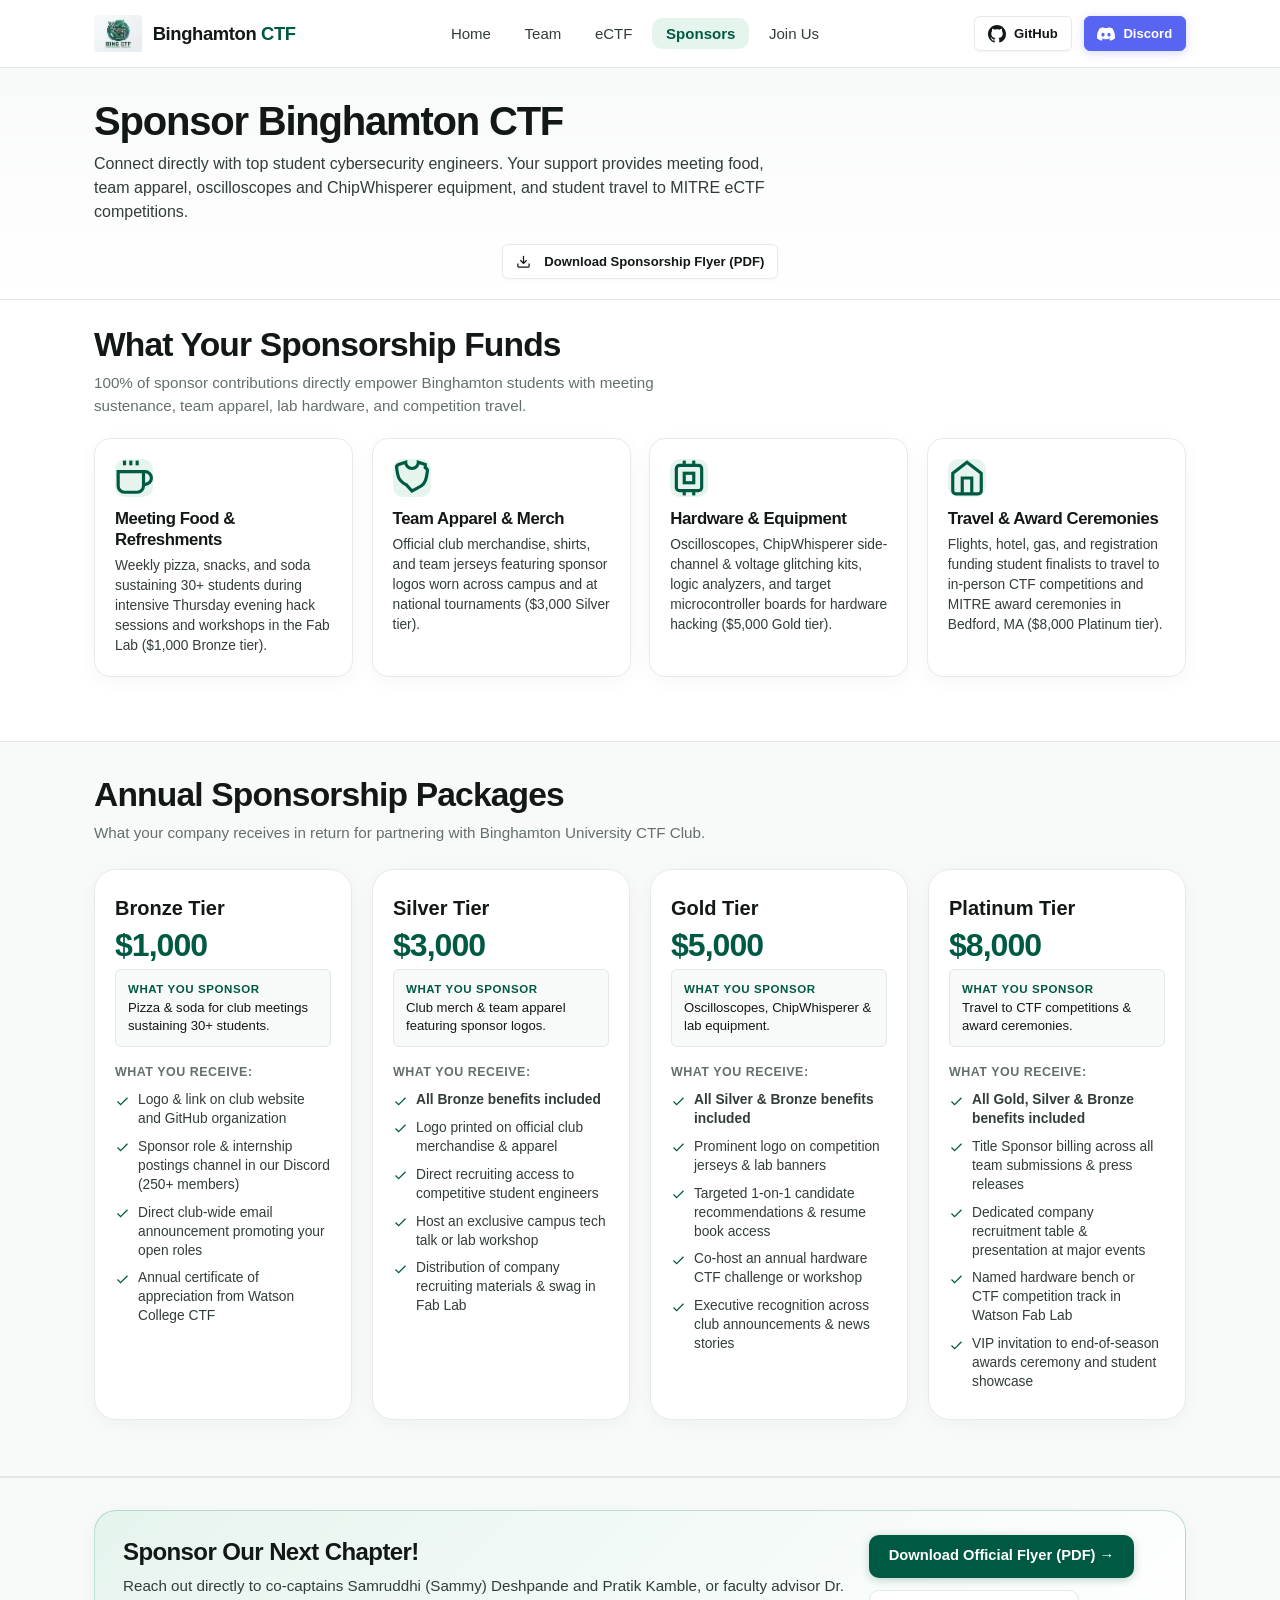
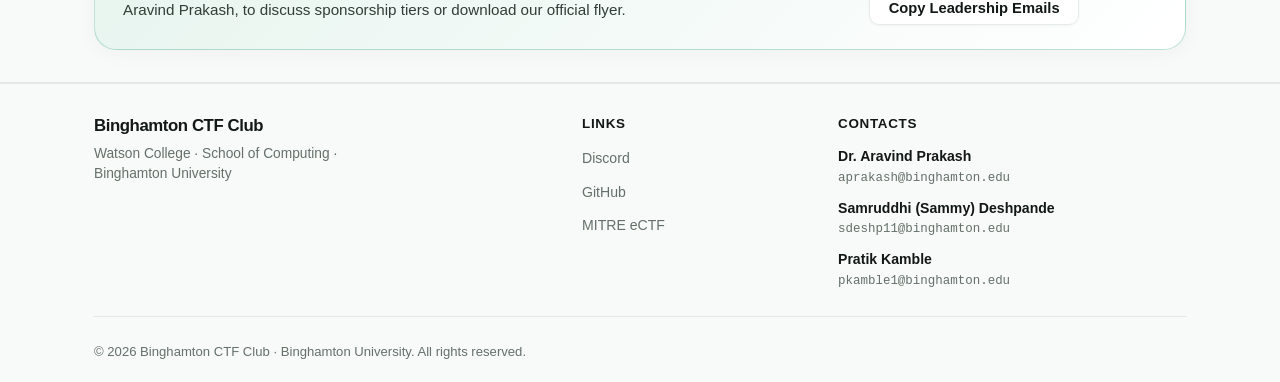
<file: sponsors.html>
<!DOCTYPE html>
<html lang="en">
<head>
  <meta charset="UTF-8">
  <meta name="viewport" content="width=device-width, initial-scale=1.0, viewport-fit=cover">
  <title>Sponsors | Binghamton CTF Club</title>
  <meta name="description" content="Partner with Binghamton CTF Club. Sponsor our #13 globally ranked MITRE eCTF team and connect with elite cybersecurity talent.">
  <meta name="keywords" content="Binghamton CTF sponsors, corporate partnerships, university recruitment, cybersecurity talent, eCTF funding">
  <meta name="author" content="Binghamton CTF Club">
  <meta name="robots" content="index, follow, max-image-preview:large, max-snippet:-1, max-video-preview:-1">

  <!-- Canonical & LLM Discovery -->
  <link rel="canonical" href="https://bing-ctf.github.io/sponsors.html">
  <link rel="alternate" type="text/markdown" title="LLM Context Summary" href="/llms.txt">

  <!-- Open Graph -->
  <meta property="og:site_name" content="Binghamton CTF Club">
  <meta property="og:locale" content="en_US">
  <meta property="og:title" content="Sponsors | Binghamton CTF Club">
  <meta property="og:description" content="Support student hardware benches, travel to MITRE Bedford, and connect with top security talent.">
  <meta property="og:type" content="website">
  <meta property="og:url" content="https://bing-ctf.github.io/sponsors.html">
  <meta property="og:image" content="https://bing-ctf.github.io/assets/images/ectf-team-2026.jpg">
  <meta property="og:image:alt" content="Binghamton eCTF Team in Hardware Lab">

  <!-- Twitter Card -->
  <meta name="twitter:card" content="summary_large_image">
  <meta name="twitter:title" content="Sponsors | Binghamton CTF Club">
  <meta name="twitter:description" content="Support student hardware benches, travel to MITRE Bedford, and connect with top security talent.">
  <meta name="twitter:image" content="https://bing-ctf.github.io/assets/images/ectf-team-2026.jpg">

  <!-- Favicon & Styles -->
  <link rel="icon" type="image/png" href="assets/images/logo.png">
  <link rel="stylesheet" href="assets/css/style.css">
  <link rel="stylesheet" href="assets/css/ectf.css">

  <!-- Structured Data: Sponsorship Opportunities (Schema.org JSON-LD) -->
  <script type="application/ld+json">
  {
    "@context": "https://schema.org",
    "@type": "ItemPage",
    "name": "Binghamton CTF Club Sponsorship Opportunities",
    "url": "https://bing-ctf.github.io/sponsors.html",
    "description": "Sponsorship tiers and partnership opportunities for Binghamton University's competitive CTF and MITRE eCTF cybersecurity team.",
    "publisher": {
      "@type": "EducationalOrganization",
      "name": "Binghamton CTF Club",
      "url": "https://bing-ctf.github.io/"
    },
    "mainEntity": {
      "@type": "ItemList",
      "name": "Sponsorship Tiers",
      "itemListElement": [
        {
          "@type": "Offer",
          "position": 1,
          "name": "Bronze Tier",
          "price": "1000",
          "priceCurrency": "USD",
          "description": "Pizza & soda for club meetings, website and GitHub logo recognition, Discord announcements to 250+ students."
        },
        {
          "@type": "Offer",
          "position": 2,
          "name": "Silver Tier",
          "price": "3000",
          "priceCurrency": "USD",
          "description": "All Bronze benefits plus club merch & apparel featuring sponsor logos, direct recruiting access, and tech talk hosting."
        },
        {
          "@type": "Offer",
          "position": 3,
          "name": "Gold Tier",
          "price": "5000",
          "priceCurrency": "USD",
          "description": "All Silver benefits plus oscilloscopes, ChipWhisperer & hardware equipment, jersey logo, resume book access, and custom CTF challenge."
        },
        {
          "@type": "Offer",
          "position": 4,
          "name": "Platinum Tier",
          "price": "8000",
          "priceCurrency": "USD",
          "description": "All Gold benefits plus funding travel to CTF competitions & award ceremonies, title sponsor billing, and dedicated event recruitment table."
        }
      ]
    }
  }
  </script>
</head>
<body>

  <!-- Navigation Header -->
  <header class="site-header" role="banner">
    <div class="container header-container">
      <a href="index.html" class="brand-link" aria-label="Binghamton CTF Club Home">
        <img src="assets/images/logo.png" alt="Binghamton CTF Logo" class="brand-logo">
        <span class="brand-text-full">Binghamton <span style="color:var(--bing-green)">CTF</span></span>
        <span class="brand-text-short">Bing <span style="color:var(--bing-green)">CTF</span></span>
      </a>

      <nav aria-label="Main Navigation">
        <ul class="nav-links">
          <li><a href="index.html" class="nav-link">Home</a></li>
          <li><a href="team.html" class="nav-link">Team</a></li>
          <li><a href="ectf.html" class="nav-link">eCTF</a></li>
          <li><a href="sponsors.html" class="nav-link active">Sponsors</a></li>
          <li><a href="join.html" class="nav-link">Join Us</a></li>
        </ul>
      </nav>

      <div class="header-actions">
        <a href="https://github.com/bing-ctf" target="_blank" rel="noopener noreferrer" class="btn btn-secondary btn-sm" aria-label="GitHub Organization">
          <svg viewBox="0 0 16 16" fill="currentColor" aria-hidden="true"><path d="M8 0C3.58 0 0 3.58 0 8c0 3.54 2.29 6.53 5.47 7.59.4.07.55-.17.55-.38 0-.19-.01-.82-.01-1.49-2.01.37-2.53-.49-2.69-.94-.09-.23-.48-.94-.82-1.13-.28-.15-.68-.52-.01-.53.63-.01 1.08.58 1.23.82.72 1.21 1.87.87 2.33.66.07-.52.28-.87.51-1.07-1.78-.2-3.64-.89-3.64-3.95 0-.87.31-1.59.82-2.15-.08-.2-.36-1.02.08-2.12 0 0 .67-.21 2.2.82.64-.18 1.32-.27 2-.27.68 0 1.36.09 2 .27 1.53-1.04 2.2-.82 2.2-.82.44 1.1.16 1.92.08 2.12.51.56.82 1.27.82 2.15 0 3.07-1.87 3.75-3.65 3.95.29.25.54.73.54 1.48 0 1.07-.01 1.93-.01 2.2 0 .21.15.46.55.38A8.012 8.012 0 0 0 16 8c0-4.42-3.58-8-8-8z"/></svg>
          <span class="desktop-only">GitHub</span>
        </a>

        <a href="https://discord.gg/Rn5ER6Tw" target="_blank" rel="noopener noreferrer" class="btn btn-discord btn-sm" aria-label="Join Discord">
          <svg viewBox="0 0 16 16" fill="currentColor" aria-hidden="true"><path d="M13.545 2.907a13.227 13.227 0 0 0-3.257-1.011.05.05 0 0 0-.052.025c-.141.25-.297.577-.406.833a12.19 12.19 0 0 0-3.658 0 8.258 8.258 0 0 0-.412-.833.051.051 0 0 0-.052-.025c-1.125.194-2.22.534-3.257 1.011a.041.041 0 0 0-.021.018C.356 6.024-.213 9.047.066 12.032c.001.014.01.028.021.037a13.276 13.276 0 0 0 3.995 2.02.05.05 0 0 0 .056-.019c.308-.42.582-.863.818-1.329a.05.05 0 0 0-.01-.059.051.051 0 0 0-.018-.011 8.875 8.875 0 0 1-1.248-.595.05.05 0 0 1-.02-.066.051.051 0 0 1 .015-.019c.084-.063.168-.129.248-.195a.05.05 0 0 1 .051-.007c2.619 1.196 5.454 1.196 8.041 0a.052.052 0 0 1 .053.007c.08.066.164.132.248.195a.051.051 0 0 1-.004.085 8.254 8.254 0 0 1-1.249.594.05.05 0 0 0-.03.03.052.052 0 0 0 .003.041c.24.465.515.909.817 1.329a.05.05 0 0 0 .056.019 13.235 13.235 0 0 0 4.001-2.02.049.049 0 0 0 .021-.037c.334-3.451-.559-6.449-2.366-9.106a.034.034 0 0 0-.02-.019Zm-8.198 7.307c-.789 0-1.438-.724-1.438-1.612 0-.889.637-1.613 1.438-1.613.807 0 1.45.73 1.438 1.613 0 .888-.637 1.612-1.438 1.612Zm5.316 0c-.788 0-1.438-.724-1.438-1.612 0-.889.637-1.613 1.438-1.613.807 0 1.451.73 1.438 1.613 0 .888-.631 1.612-1.438 1.612Z"/></svg>
          <span class="desktop-only">Discord</span>
        </a>
      </div>
    </div>
  </header>

  <main id="main-content">
    <!-- Page Header -->
    <section class="page-header">
      <div class="container">
        <h1 class="page-title">Sponsor Binghamton CTF</h1>
        <p class="page-lead">
          Connect directly with top student cybersecurity engineers. Your support provides meeting food, team apparel, oscilloscopes and ChipWhisperer equipment, and student travel to MITRE eCTF competitions.
        </p>
        <div style="margin-top:1.25rem;display:flex;gap:0.75rem;justify-content:center;flex-wrap:wrap">
          <a href="assets/docs/binghamton-ctf-sponsorship-flyer.pdf" target="_blank" rel="noopener noreferrer" class="btn btn-secondary btn-sm">
            <svg viewBox="0 0 24 24" fill="none" stroke="currentColor" stroke-width="2" style="width:15px;height:15px;margin-right:0.35rem"><path d="M21 15v4a2 2 0 0 1-2 2H5a2 2 0 0 1-2-2v-4"></path><polyline points="7 10 12 15 17 10"></polyline><line x1="12" y1="15" x2="12" y2="3"></line></svg>
            Download Sponsorship Flyer (PDF)
          </a>
        </div>
      </div>
    </section>

    <!-- What Your Sponsorship Funds -->
    <section class="section" style="padding-top:0">
      <div class="container">
        <h2 class="section-title">What Your Sponsorship Funds</h2>
        <p class="section-desc">100% of sponsor contributions directly empower Binghamton students with meeting sustenance, team apparel, lab hardware, and competition travel.</p>

        <div class="funds-grid">
          <div class="fund-card">
            <div class="fund-card-icon">
              <svg viewBox="0 0 24 24" fill="none" stroke="currentColor" stroke-width="2"><path d="M18 8h1a4 4 0 0 1 0 8h-1"></path><path d="M2 8h16v9a4 4 0 0 1-4 4H6a4 4 0 0 1-4-4V8z"></path><line x1="6" y1="1" x2="6" y2="4"></line><line x1="10" y1="1" x2="10" y2="4"></line><line x1="14" y1="1" x2="14" y2="4"></line></svg>
            </div>
            <h3 class="fund-card-title">Meeting Food &amp; Refreshments</h3>
            <p class="fund-card-desc">Weekly pizza, snacks, and soda sustaining 30+ students during intensive Thursday evening hack sessions and workshops in the Fab Lab ($1,000 Bronze tier).</p>
          </div>

          <div class="fund-card">
            <div class="fund-card-icon">
              <svg viewBox="0 0 24 24" fill="none" stroke="currentColor" stroke-width="2"><path d="M20.38 3.46L16 2a4 4 0 0 1-8 0L3.62 3.46a2 2 0 0 0-1.34 2.23l.58 3.5a9.06 9.06 0 0 0 5.48 7.03L12 20.2l3.66-2a9.06 9.06 0 0 0 5.48-7.03l.58-3.5a2 2 0 0 0-1.34-2.21z"></path></svg>
            </div>
            <h3 class="fund-card-title">Team Apparel &amp; Merch</h3>
            <p class="fund-card-desc">Official club merchandise, shirts, and team jerseys featuring sponsor logos worn across campus and at national tournaments ($3,000 Silver tier).</p>
          </div>

          <div class="fund-card">
            <div class="fund-card-icon">
              <svg viewBox="0 0 24 24" fill="none" stroke="currentColor" stroke-width="2"><rect x="4" y="4" width="16" height="16" rx="2" ry="2"></rect><rect x="9" y="9" width="6" height="6"></rect><line x1="9" y1="1" x2="9" y2="4"></line><line x1="15" y1="1" x2="15" y2="4"></line><line x1="9" y1="20" x2="9" y2="23"></line><line x1="15" y1="20" x2="15" y2="23"></line></svg>
            </div>
            <h3 class="fund-card-title">Hardware &amp; Equipment</h3>
            <p class="fund-card-desc">Oscilloscopes, ChipWhisperer side-channel &amp; voltage glitching kits, logic analyzers, and target microcontroller boards for hardware hacking ($5,000 Gold tier).</p>
          </div>

          <div class="fund-card">
            <div class="fund-card-icon">
              <svg viewBox="0 0 24 24" fill="none" stroke="currentColor" stroke-width="2"><path d="M3 9l9-7 9 7v11a2 2 0 0 1-2 2H5a2 2 0 0 1-2-2z"></path><polyline points="9 22 9 12 15 12 15 22"></polyline></svg>
            </div>
            <h3 class="fund-card-title">Travel &amp; Award Ceremonies</h3>
            <p class="fund-card-desc">Flights, hotel, gas, and registration funding student finalists to travel to in-person CTF competitions and MITRE award ceremonies in Bedford, MA ($8,000 Platinum tier).</p>
          </div>
        </div>
      </div>
    </section>

    <!-- Sponsorship Packages & Return Benefits -->
    <section class="section section-alt">
      <div class="container">
        <h2 class="section-title">Annual Sponsorship Packages</h2>
        <p class="section-desc">What your company receives in return for partnering with Binghamton University CTF Club.</p>

        <div class="tiers-grid">
          <!-- Bronze: $1,000 -->
          <div class="tier-card">
            <div class="tier-name">Bronze Tier</div>
            <div class="tier-price">$1,000</div>

            <div class="tier-funds-callout">
              <span class="tier-funds-label">What You Sponsor</span>
              Pizza &amp; soda for club meetings sustaining 30+ students.
            </div>

            <div class="tier-returns-heading">What You Receive:</div>
            <ul class="tier-features">
              <li class="tier-feature">
                <svg viewBox="0 0 24 24" fill="none" stroke="currentColor" stroke-width="2"><polyline points="20 6 9 17 4 12"></polyline></svg>
                <span>Logo &amp; link on club website and GitHub organization</span>
              </li>
              <li class="tier-feature">
                <svg viewBox="0 0 24 24" fill="none" stroke="currentColor" stroke-width="2"><polyline points="20 6 9 17 4 12"></polyline></svg>
                <span>Sponsor role &amp; internship postings channel in our Discord (250+ members)</span>
              </li>
              <li class="tier-feature">
                <svg viewBox="0 0 24 24" fill="none" stroke="currentColor" stroke-width="2"><polyline points="20 6 9 17 4 12"></polyline></svg>
                <span>Direct club-wide email announcement promoting your open roles</span>
              </li>
              <li class="tier-feature">
                <svg viewBox="0 0 24 24" fill="none" stroke="currentColor" stroke-width="2"><polyline points="20 6 9 17 4 12"></polyline></svg>
                <span>Annual certificate of appreciation from Watson College CTF</span>
              </li>
            </ul>
          </div>

          <!-- Silver: $3,000 -->
          <div class="tier-card">
            <div class="tier-name">Silver Tier</div>
            <div class="tier-price">$3,000</div>

            <div class="tier-funds-callout">
              <span class="tier-funds-label">What You Sponsor</span>
              Club merch &amp; team apparel featuring sponsor logos.
            </div>

            <div class="tier-returns-heading">What You Receive:</div>
            <ul class="tier-features">
              <li class="tier-feature">
                <svg viewBox="0 0 24 24" fill="none" stroke="currentColor" stroke-width="2"><polyline points="20 6 9 17 4 12"></polyline></svg>
                <span><strong>All Bronze benefits included</strong></span>
              </li>
              <li class="tier-feature">
                <svg viewBox="0 0 24 24" fill="none" stroke="currentColor" stroke-width="2"><polyline points="20 6 9 17 4 12"></polyline></svg>
                <span>Logo printed on official club merchandise &amp; apparel</span>
              </li>
              <li class="tier-feature">
                <svg viewBox="0 0 24 24" fill="none" stroke="currentColor" stroke-width="2"><polyline points="20 6 9 17 4 12"></polyline></svg>
                <span>Direct recruiting access to competitive student engineers</span>
              </li>
              <li class="tier-feature">
                <svg viewBox="0 0 24 24" fill="none" stroke="currentColor" stroke-width="2"><polyline points="20 6 9 17 4 12"></polyline></svg>
                <span>Host an exclusive campus tech talk or lab workshop</span>
              </li>
              <li class="tier-feature">
                <svg viewBox="0 0 24 24" fill="none" stroke="currentColor" stroke-width="2"><polyline points="20 6 9 17 4 12"></polyline></svg>
                <span>Distribution of company recruiting materials &amp; swag in Fab Lab</span>
              </li>
            </ul>
          </div>

          <!-- Gold: $5,000 -->
          <div class="tier-card">
            <div class="tier-name">Gold Tier</div>
            <div class="tier-price">$5,000</div>

            <div class="tier-funds-callout">
              <span class="tier-funds-label">What You Sponsor</span>
              Oscilloscopes, ChipWhisperer &amp; lab equipment.
            </div>

            <div class="tier-returns-heading">What You Receive:</div>
            <ul class="tier-features">
              <li class="tier-feature">
                <svg viewBox="0 0 24 24" fill="none" stroke="currentColor" stroke-width="2"><polyline points="20 6 9 17 4 12"></polyline></svg>
                <span><strong>All Silver &amp; Bronze benefits included</strong></span>
              </li>
              <li class="tier-feature">
                <svg viewBox="0 0 24 24" fill="none" stroke="currentColor" stroke-width="2"><polyline points="20 6 9 17 4 12"></polyline></svg>
                <span>Prominent logo on competition jerseys &amp; lab banners</span>
              </li>
              <li class="tier-feature">
                <svg viewBox="0 0 24 24" fill="none" stroke="currentColor" stroke-width="2"><polyline points="20 6 9 17 4 12"></polyline></svg>
                <span>Targeted 1-on-1 candidate recommendations &amp; resume book access</span>
              </li>
              <li class="tier-feature">
                <svg viewBox="0 0 24 24" fill="none" stroke="currentColor" stroke-width="2"><polyline points="20 6 9 17 4 12"></polyline></svg>
                <span>Co-host an annual hardware CTF challenge or workshop</span>
              </li>
              <li class="tier-feature">
                <svg viewBox="0 0 24 24" fill="none" stroke="currentColor" stroke-width="2"><polyline points="20 6 9 17 4 12"></polyline></svg>
                <span>Executive recognition across club announcements &amp; news stories</span>
              </li>
            </ul>
          </div>

          <!-- Platinum: $8,000 -->
          <div class="tier-card">
            <div class="tier-name">Platinum Tier</div>
            <div class="tier-price">$8,000</div>

            <div class="tier-funds-callout">
              <span class="tier-funds-label">What You Sponsor</span>
              Travel to CTF competitions &amp; award ceremonies.
            </div>

            <div class="tier-returns-heading">What You Receive:</div>
            <ul class="tier-features">
              <li class="tier-feature">
                <svg viewBox="0 0 24 24" fill="none" stroke="currentColor" stroke-width="2"><polyline points="20 6 9 17 4 12"></polyline></svg>
                <span><strong>All Gold, Silver &amp; Bronze benefits included</strong></span>
              </li>
              <li class="tier-feature">
                <svg viewBox="0 0 24 24" fill="none" stroke="currentColor" stroke-width="2"><polyline points="20 6 9 17 4 12"></polyline></svg>
                <span>Title Sponsor billing across all team submissions &amp; press releases</span>
              </li>
              <li class="tier-feature">
                <svg viewBox="0 0 24 24" fill="none" stroke="currentColor" stroke-width="2"><polyline points="20 6 9 17 4 12"></polyline></svg>
                <span>Dedicated company recruitment table &amp; presentation at major events</span>
              </li>
              <li class="tier-feature">
                <svg viewBox="0 0 24 24" fill="none" stroke="currentColor" stroke-width="2"><polyline points="20 6 9 17 4 12"></polyline></svg>
                <span>Named hardware bench or CTF competition track in Watson Fab Lab</span>
              </li>
              <li class="tier-feature">
                <svg viewBox="0 0 24 24" fill="none" stroke="currentColor" stroke-width="2"><polyline points="20 6 9 17 4 12"></polyline></svg>
                <span>VIP invitation to end-of-season awards ceremony and student showcase</span>
              </li>
            </ul>
          </div>
        </div>
      </div>
    </section>

    <!-- Contact Box -->
    <section class="section section-alt">
      <div class="container">
        <div class="callout-banner">
          <div>
            <h3 style="font-size:1.5rem;margin-bottom:0.4rem">Sponsor Our Next Chapter!</h3>
            <p style="font-size:0.95rem;color:var(--text-secondary);margin:0">
              Reach out directly to co-captains Samruddhi (Sammy) Deshpande and Pratik Kamble, or faculty advisor Dr. Aravind Prakash, to discuss sponsorship tiers or download our official flyer.
            </p>
          </div>
          <div style="display:flex;gap:0.75rem;flex-wrap:wrap">
            <a href="assets/docs/binghamton-ctf-sponsorship-flyer.pdf" target="_blank" rel="noopener noreferrer" class="btn btn-primary">Download Official Flyer (PDF) &rarr;</a>
            <button type="button" class="btn btn-secondary" data-copy="sdeshp11@binghamton.edu, pkamble1@binghamton.edu, aprakash@binghamton.edu">Copy Leadership Emails</button>
          </div>
        </div>
      </div>
    </section>
  </main>

  <!-- Site Footer -->
  <footer class="site-footer">
    <div class="container">
      <div class="footer-grid">
        <div class="footer-brand">
          <h4>Binghamton CTF Club</h4>
          <p>Watson College · School of Computing · Binghamton University</p>
        </div>

        <div class="footer-col">
          <h5>Links</h5>
          <ul class="footer-links">
            <li><a href="https://discord.gg/Rn5ER6Tw" target="_blank" rel="noopener noreferrer" class="footer-link">Discord</a></li>
            <li><a href="https://github.com/bing-ctf" target="_blank" rel="noopener noreferrer" class="footer-link">GitHub</a></li>
            <li><a href="https://ectf.mitre.org" target="_blank" rel="noopener noreferrer" class="footer-link">MITRE eCTF</a></li>
          </ul>
        </div>
        <div class="footer-col">
          <h5>Contacts</h5>
          <ul class="footer-links">
            <li>
              <a href="mailto:aprakash@binghamton.edu?subject=Binghamton%20CTF%20Inquiry" class="footer-link">
                <strong>Dr. Aravind Prakash</strong>
                <span class="footer-email">aprakash@binghamton.edu</span>
              </a>
            </li>
            <li>
              <a href="mailto:sdeshp11@binghamton.edu?subject=Binghamton%20CTF%20Inquiry" class="footer-link">
                <strong>Samruddhi (Sammy) Deshpande</strong>
                <span class="footer-email">sdeshp11@binghamton.edu</span>
              </a>
            </li>
            <li>
              <a href="mailto:pkamble1@binghamton.edu?subject=Binghamton%20CTF%20Inquiry" class="footer-link">
                <strong>Pratik Kamble</strong>
                <span class="footer-email">pkamble1@binghamton.edu</span>
              </a>
            </li>
          </ul>
        </div>
      </div>
      <div class="footer-bottom">
        <div>&copy; 2026 Binghamton CTF Club · Binghamton University. All rights reserved.</div>
      </div>
    </div>
  </footer>

  <!-- Mobile Bottom Navigation (Instagram Style) -->
  <nav class="mobile-bottom-nav" aria-label="Mobile Navigation">
    <a href="index.html" class="bottom-nav-item" aria-label="Home">
      <svg viewBox="0 0 24 24" fill="none" stroke="currentColor" stroke-width="2" aria-hidden="true"><path d="M3 9l9-7 9 7v11a2 2 0 0 1-2 2H5a2 2 0 0 1-2-2z"></path><polyline points="9 22 9 12 15 12 15 22"></polyline></svg>
      <span>Home</span>
    </a>
    <a href="team.html" class="bottom-nav-item" aria-label="Team">
      <svg viewBox="0 0 24 24" fill="none" stroke="currentColor" stroke-width="2" aria-hidden="true"><path d="M17 21v-2a4 4 0 0 0-4-4H5a4 4 0 0 0-4 4v2"></path><circle cx="9" cy="7" r="4"></circle><path d="M23 21v-2a4 4 0 0 0-3-3.87"></path><path d="M16 3.13a4 4 0 0 1 0 7.75"></path></svg>
      <span>Team</span>
    </a>
    <a href="ectf.html" class="bottom-nav-item" aria-label="eCTF">
      <svg viewBox="0 0 24 24" fill="none" stroke="currentColor" stroke-width="2" aria-hidden="true"><path d="M4 15s1-1 4-1 5 2 8 2 4-1 4-1V3s-1 1-4 1-5-2-8-2-4 1-4 1z"></path><line x1="4" y1="22" x2="4" y2="15"></line></svg>
      <span>eCTF</span>
    </a>
    <a href="sponsors.html" class="bottom-nav-item active" aria-label="Sponsors">
      <svg viewBox="0 0 24 24" fill="none" stroke="currentColor" stroke-width="2" aria-hidden="true"><polygon points="12 2 15.09 8.26 22 9.27 17 14.14 18.18 21.02 12 17.77 5.82 21.02 7 14.14 2 9.27 8.91 8.26 12 2"></polygon></svg>
      <span>Sponsors</span>
    </a>
    <a href="join.html" class="bottom-nav-item" aria-label="Join Us">
      <svg viewBox="0 0 24 24" fill="none" stroke="currentColor" stroke-width="2" aria-hidden="true"><path d="M16 21v-2a4 4 0 0 0-4-4H5a4 4 0 0 0-4 4v2"></path><circle cx="8.5" cy="7" r="4"></circle><line x1="20" y1="8" x2="20" y2="14"></line><line x1="23" y1="11" x2="17" y2="11"></line></svg>
      <span>Join Us</span>
    </a>
  </nav>

  <script src="assets/js/main.js"></script>
</body>
</html>
</file>
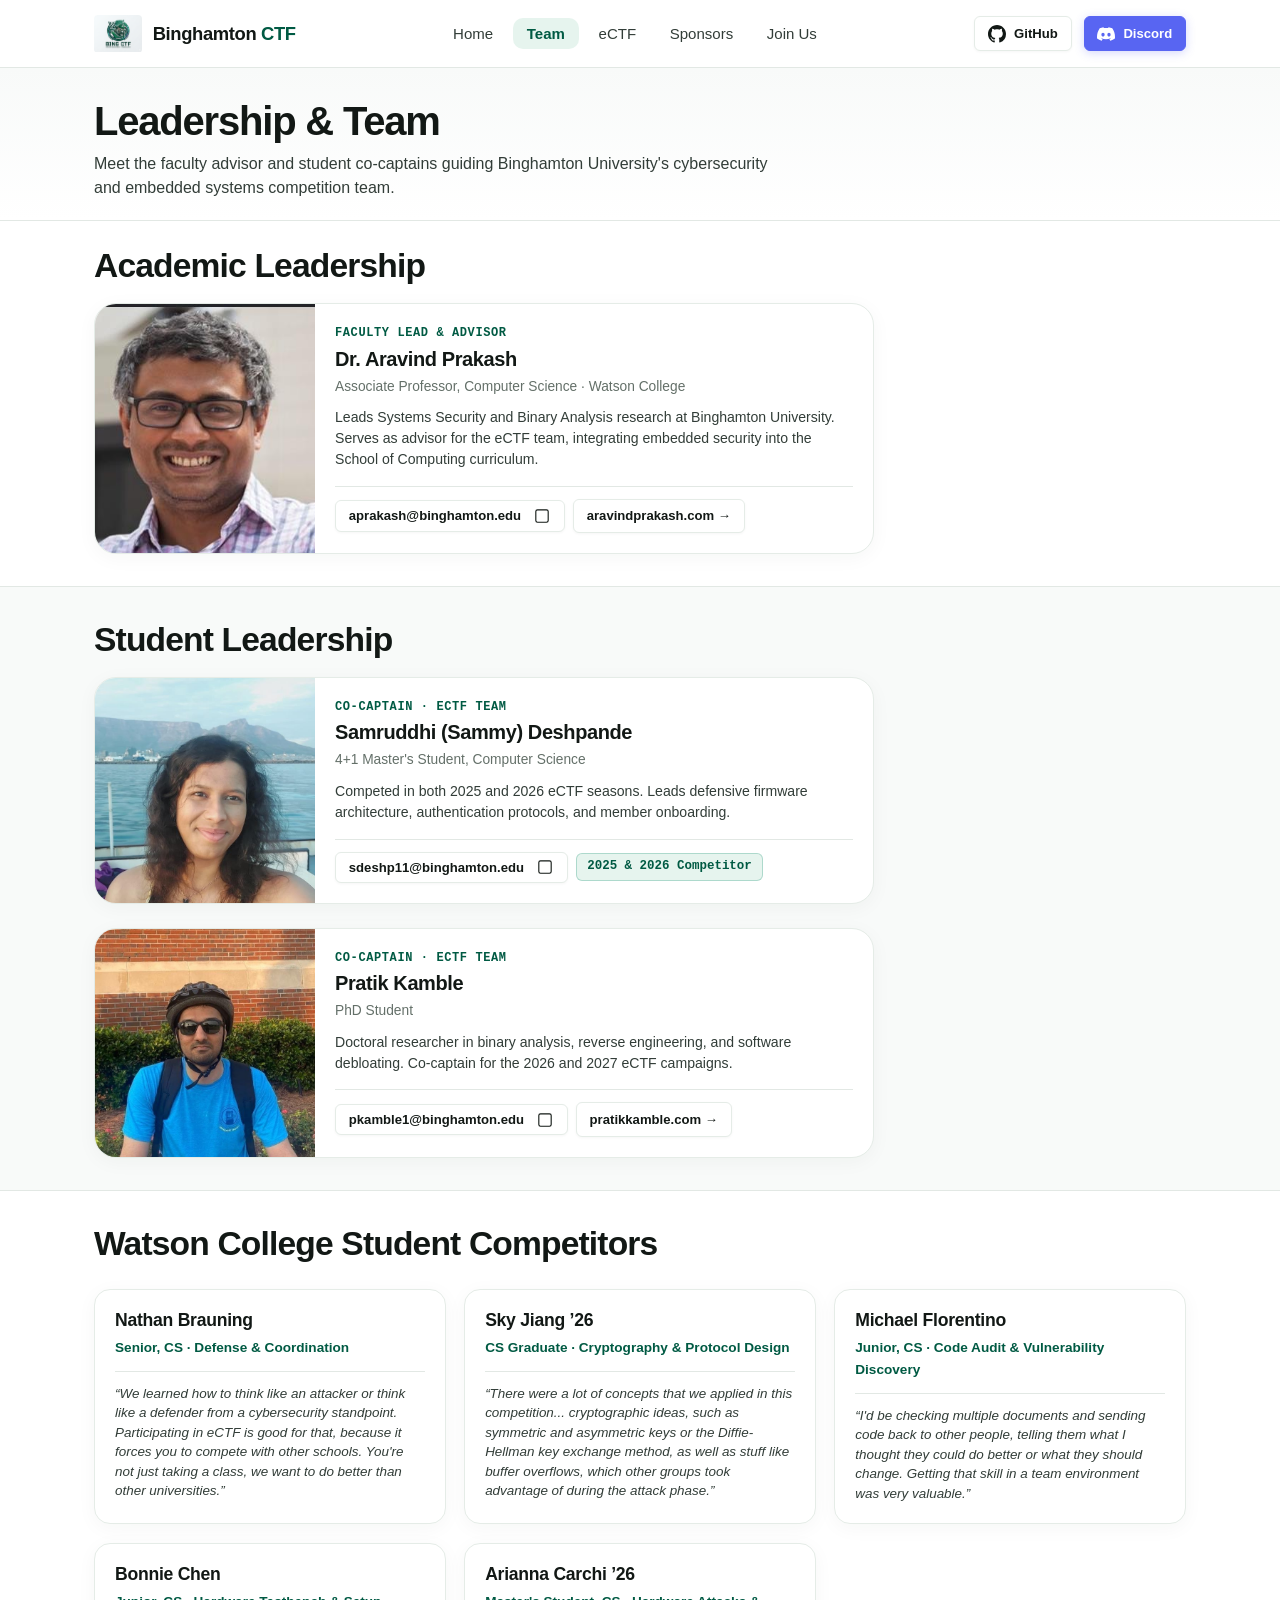
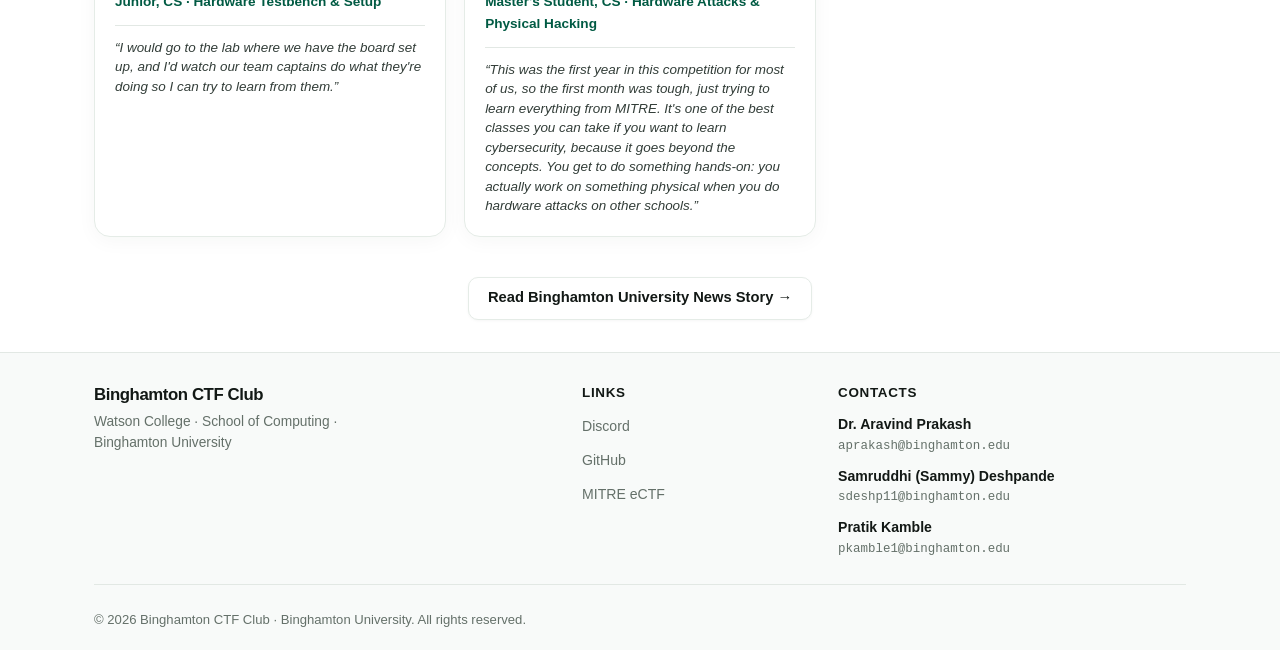
<file: team.html>
<!DOCTYPE html>
<html lang="en">
<head>
  <meta charset="UTF-8">
  <meta name="viewport" content="width=device-width, initial-scale=1.0, viewport-fit=cover">
  <title>Leadership & Team | Binghamton CTF Club</title>
  <meta name="description" content="Meet the faculty advisor and student co-captains guiding Binghamton University's cybersecurity and embedded systems competition team.">
  <meta name="keywords" content="Binghamton CTF team, Dr. Aravind Prakash, Samruddhi (Sammy) Deshpande, Pratik Kamble, Watson College, School of Computing">
  <meta name="author" content="Binghamton CTF Club">
  <meta name="robots" content="index, follow, max-image-preview:large, max-snippet:-1, max-video-preview:-1">

  <!-- Canonical & LLM Discovery -->
  <link rel="canonical" href="https://bing-ctf.github.io/team.html">
  <link rel="alternate" type="text/markdown" title="LLM Context Summary" href="/llms.txt">

  <!-- Open Graph -->
  <meta property="og:site_name" content="Binghamton CTF Club">
  <meta property="og:locale" content="en_US">
  <meta property="og:title" content="Leadership & Team | Binghamton CTF Club">
  <meta property="og:description" content="Meet the faculty advisor and student co-captains behind Binghamton's #13 global finish in MITRE eCTF.">
  <meta property="og:type" content="website">
  <meta property="og:url" content="https://bing-ctf.github.io/team.html">
  <meta property="og:image" content="https://bing-ctf.github.io/assets/images/ectf-team-2026.jpg">
  <meta property="og:image:alt" content="Binghamton University eCTF 2026 Squad">

  <!-- Twitter Card -->
  <meta name="twitter:card" content="summary_large_image">
  <meta name="twitter:title" content="Leadership & Team | Binghamton CTF Club">
  <meta name="twitter:description" content="Meet the faculty advisor and student co-captains behind Binghamton's #13 global finish in MITRE eCTF.">
  <meta name="twitter:image" content="https://bing-ctf.github.io/assets/images/ectf-team-2026.jpg">

  <!-- Favicon & Styles -->
  <link rel="icon" type="image/png" href="assets/images/logo.png">
  <link rel="stylesheet" href="assets/css/style.css">
  <link rel="stylesheet" href="assets/css/ectf.css">

  <!-- Structured Data: AboutPage & People (Schema.org JSON-LD) -->
  <script type="application/ld+json">
  {
    "@context": "https://schema.org",
    "@type": "AboutPage",
    "name": "Binghamton CTF Leadership & Team",
    "url": "https://bing-ctf.github.io/team.html",
    "description": "Leadership and student competitors guiding Binghamton University's cybersecurity team.",
    "mainEntity": {
      "@type": "ItemList",
      "itemListElement": [
        {
          "@type": "Person",
          "position": 1,
          "name": "Dr. Aravind Prakash",
          "jobTitle": "Associate Professor & Faculty Advisor",
          "worksFor": {
            "@type": "CollegeOrUniversity",
            "name": "Binghamton University"
          },
          "email": "aprakash@binghamton.edu",
          "url": "https://www.aravindprakash.com/",
          "image": "https://bing-ctf.github.io/assets/images/aravind-prakash.jpg"
        },
        {
          "@type": "Person",
          "position": 2,
          "name": "Samruddhi (Sammy) Deshpande",
          "jobTitle": "Co-Captain",
          "worksFor": {
            "@type": "EducationalOrganization",
            "name": "Binghamton CTF Club"
          },
          "email": "sdeshp11@binghamton.edu",
          "image": "https://bing-ctf.github.io/assets/images/samruddhi-deshpande.jpg"
        },
        {
          "@type": "Person",
          "position": 3,
          "name": "Pratik Kamble",
          "jobTitle": "Co-Captain",
          "worksFor": {
            "@type": "EducationalOrganization",
            "name": "Binghamton CTF Club"
          },
          "email": "pkamble1@binghamton.edu",
          "url": "https://pratikkamble.com",
          "image": "https://bing-ctf.github.io/assets/images/pratik-kamble.jpg"
        }
      ]
    }
  }
  </script>
</head>
<body>

  <!-- Navigation Header -->
  <header class="site-header" role="banner">
    <div class="container header-container">
      <a href="index.html" class="brand-link" aria-label="Binghamton CTF Club Home">
        <img src="assets/images/logo.png" alt="Binghamton CTF Logo" class="brand-logo">
        <span class="brand-text-full">Binghamton <span style="color:var(--bing-green)">CTF</span></span>
        <span class="brand-text-short">Bing <span style="color:var(--bing-green)">CTF</span></span>
      </a>

      <nav aria-label="Main Navigation">
        <ul class="nav-links">
          <li><a href="index.html" class="nav-link">Home</a></li>
          <li><a href="team.html" class="nav-link active">Team</a></li>
          <li><a href="ectf.html" class="nav-link">eCTF</a></li>
          <li><a href="sponsors.html" class="nav-link">Sponsors</a></li>
          <li><a href="join.html" class="nav-link">Join Us</a></li>
        </ul>
      </nav>

      <div class="header-actions">
        <a href="https://github.com/bing-ctf" target="_blank" rel="noopener noreferrer" class="btn btn-secondary btn-sm" aria-label="GitHub Organization">
          <svg viewBox="0 0 16 16" fill="currentColor" aria-hidden="true"><path d="M8 0C3.58 0 0 3.58 0 8c0 3.54 2.29 6.53 5.47 7.59.4.07.55-.17.55-.38 0-.19-.01-.82-.01-1.49-2.01.37-2.53-.49-2.69-.94-.09-.23-.48-.94-.82-1.13-.28-.15-.68-.52-.01-.53.63-.01 1.08.58 1.23.82.72 1.21 1.87.87 2.33.66.07-.52.28-.87.51-1.07-1.78-.2-3.64-.89-3.64-3.95 0-.87.31-1.59.82-2.15-.08-.2-.36-1.02.08-2.12 0 0 .67-.21 2.2.82.64-.18 1.32-.27 2-.27.68 0 1.36.09 2 .27 1.53-1.04 2.2-.82 2.2-.82.44 1.1.16 1.92.08 2.12.51.56.82 1.27.82 2.15 0 3.07-1.87 3.75-3.65 3.95.29.25.54.73.54 1.48 0 1.07-.01 1.93-.01 2.2 0 .21.15.46.55.38A8.012 8.012 0 0 0 16 8c0-4.42-3.58-8-8-8z"/></svg>
          <span class="desktop-only">GitHub</span>
        </a>

        <a href="https://discord.gg/Rn5ER6Tw" target="_blank" rel="noopener noreferrer" class="btn btn-discord btn-sm" aria-label="Join Discord">
          <svg viewBox="0 0 16 16" fill="currentColor" aria-hidden="true"><path d="M13.545 2.907a13.227 13.227 0 0 0-3.257-1.011.05.05 0 0 0-.052.025c-.141.25-.297.577-.406.833a12.19 12.19 0 0 0-3.658 0 8.258 8.258 0 0 0-.412-.833.051.051 0 0 0-.052-.025c-1.125.194-2.22.534-3.257 1.011a.041.041 0 0 0-.021.018C.356 6.024-.213 9.047.066 12.032c.001.014.01.028.021.037a13.276 13.276 0 0 0 3.995 2.02.05.05 0 0 0 .056-.019c.308-.42.582-.863.818-1.329a.05.05 0 0 0-.01-.059.051.051 0 0 0-.018-.011 8.875 8.875 0 0 1-1.248-.595.05.05 0 0 1-.02-.066.051.051 0 0 1 .015-.019c.084-.063.168-.129.248-.195a.05.05 0 0 1 .051-.007c2.619 1.196 5.454 1.196 8.041 0a.052.052 0 0 1 .053.007c.08.066.164.132.248.195a.051.051 0 0 1-.004.085 8.254 8.254 0 0 1-1.249.594.05.05 0 0 0-.03.03.052.052 0 0 0 .003.041c.24.465.515.909.817 1.329a.05.05 0 0 0 .056.019 13.235 13.235 0 0 0 4.001-2.02.049.049 0 0 0 .021-.037c.334-3.451-.559-6.449-2.366-9.106a.034.034 0 0 0-.02-.019Zm-8.198 7.307c-.789 0-1.438-.724-1.438-1.612 0-.889.637-1.613 1.438-1.613.807 0 1.45.73 1.438 1.613 0 .888-.637 1.612-1.438 1.612Zm5.316 0c-.788 0-1.438-.724-1.438-1.612 0-.889.637-1.613 1.438-1.613.807 0 1.451.73 1.438 1.613 0 .888-.631 1.612-1.438 1.612Z"/></svg>
          <span class="desktop-only">Discord</span>
        </a>
      </div>
    </div>
  </header>

  <main id="main-content">
    <!-- Page Header -->
    <section class="page-header">
      <div class="container">
        <h1 class="page-title">Leadership & Team</h1>
        <p class="page-lead">
          Meet the faculty advisor and student co-captains guiding Binghamton University's cybersecurity and embedded systems competition team.
        </p>
      </div>
    </section>

    <!-- Faculty Advisor -->
    <section class="section" style="padding-top:0">
      <div class="container">
        <h2 class="section-title">Academic Leadership</h2>

        <div style="max-width:780px;margin-top:1rem">
          <div class="member-card member-card-horizontal">
            <div class="member-photo-wrap">
              <img src="assets/images/aravind-prakash.jpg" alt="Dr. Aravind Prakash, Associate Professor & Advisor" loading="eager">
            </div>
            <div class="member-info">
              <div class="member-role">Faculty Lead & Advisor</div>
              <h3 class="member-name">Dr. Aravind Prakash</h3>
              <div class="member-title">Associate Professor, Computer Science · Watson College</div>
              <p class="member-bio">
                Leads Systems Security and Binary Analysis research at Binghamton University. Serves as advisor for the eCTF team, integrating embedded security into the School of Computing curriculum.
              </p>
              <div class="member-links">
                <button type="button" class="btn btn-secondary btn-sm" data-copy="aprakash@binghamton.edu" title="Copy email address">
                  <span>aprakash@binghamton.edu</span>
                  <svg viewBox="0 0 16 16" fill="currentColor" width="13" height="13" style="margin-left:4px" aria-hidden="true"><path d="M4 2h8a2 2 0 0 1 2 2v8a2 2 0 0 1-2 2H4a2 2 0 0 1-2-2V4a2 2 0 0 1 2-2zm0 1a1 1 0 0 0-1 1v8a1 1 0 0 0 1 1h8a1 1 0 0 0 1-1V4a1 1 0 0 0-1-1H4z"/></svg>
                </button>
                <a href="https://www.aravindprakash.com/" target="_blank" rel="noopener noreferrer" class="btn btn-secondary btn-sm">aravindprakash.com &rarr;</a>
              </div>
            </div>
          </div>
        </div>
      </div>
    </section>

    <!-- Student Leadership (Samruddhi before Pratik) in same horizontal card format -->
    <section class="section section-alt">
      <div class="container">
        <h2 class="section-title">Student Leadership</h2>

        <div style="display:flex;flex-direction:column;gap:1.5rem;max-width:780px;margin-top:1rem">
          <!-- 1. Samruddhi (Sammy) Deshpande (Listed FIRST as requested) -->
          <div class="member-card member-card-horizontal">
            <div class="member-photo-wrap">
              <img src="assets/images/samruddhi-deshpande.jpg" alt="Samruddhi (Sammy) Deshpande, Co-Captain Binghamton eCTF Team" loading="eager">
            </div>
            <div class="member-info">
              <div class="member-role">Co-Captain · eCTF Team</div>
              <h3 class="member-name">Samruddhi (Sammy) Deshpande</h3>
              <div class="member-title">4+1 Master's Student, Computer Science</div>
              <p class="member-bio">
                Competed in both 2025 and 2026 eCTF seasons. Leads defensive firmware architecture, authentication protocols, and member onboarding.
              </p>
              <div class="member-links">
                <button type="button" class="btn btn-secondary btn-sm" data-copy="sdeshp11@binghamton.edu" title="Copy email address">
                  <span>sdeshp11@binghamton.edu</span>
                  <svg viewBox="0 0 16 16" fill="currentColor" width="13" height="13" style="margin-left:4px" aria-hidden="true"><path d="M4 2h8a2 2 0 0 1 2 2v8a2 2 0 0 1-2 2H4a2 2 0 0 1-2-2V4a2 2 0 0 1 2-2zm0 1a1 1 0 0 0-1 1v8a1 1 0 0 0 1 1h8a1 1 0 0 0 1-1V4a1 1 0 0 0-1-1H4z"/></svg>
                </button>
                <span class="tag tag-green">2025 & 2026 Competitor</span>
              </div>
            </div>
          </div>

          <!-- 2. Pratik Kamble (Listed SECOND as requested) -->
          <div class="member-card member-card-horizontal">
            <div class="member-photo-wrap">
              <img src="assets/images/pratik-kamble.jpg" alt="Pratik Kamble, Co-Captain Binghamton eCTF Team" loading="eager">
            </div>
            <div class="member-info">
              <div class="member-role">Co-Captain · eCTF Team</div>
              <h3 class="member-name">Pratik Kamble</h3>
              <div class="member-title">PhD Student</div>
              <p class="member-bio">
                Doctoral researcher in binary analysis, reverse engineering, and software debloating. Co-captain for the 2026 and 2027 eCTF campaigns.
              </p>
              <div class="member-links">
                <button type="button" class="btn btn-secondary btn-sm" data-copy="pkamble1@binghamton.edu" title="Copy email address">
                  <span>pkamble1@binghamton.edu</span>
                  <svg viewBox="0 0 16 16" fill="currentColor" width="13" height="13" style="margin-left:4px" aria-hidden="true"><path d="M4 2h8a2 2 0 0 1 2 2v8a2 2 0 0 1-2 2H4a2 2 0 0 1-2-2V4a2 2 0 0 1 2-2zm0 1a1 1 0 0 0-1 1v8a1 1 0 0 0 1 1h8a1 1 0 0 0 1-1V4a1 1 0 0 0-1-1H4z"/></svg>
                </button>
                <a href="https://pratikkamble.com" target="_blank" rel="noopener noreferrer" class="btn btn-secondary btn-sm">pratikkamble.com &rarr;</a>
              </div>
            </div>
          </div>
        </div>
      </div>
    </section>

    <!-- Student Competitors & Testimonials -->
    <section class="section">
      <div class="container">
        <h2 class="section-title">Watson College Student Competitors</h2>

        <div class="card-grid" style="grid-template-columns: repeat(auto-fit, minmax(280px, 1fr));margin-top:1.5rem">
          <div class="card">
            <h4 class="card-title">Nathan Brauning</h4>
            <div style="font-size:0.85rem;color:var(--bing-green);font-weight:600">Senior, CS · Defense & Coordination</div>
            <p class="student-quote">
              “We learned how to think like an attacker or think like a defender from a cybersecurity standpoint. Participating in eCTF is good for that, because it forces you to compete with other schools. You're not just taking a class, we want to do better than other universities.”
            </p>
          </div>

          <div class="card">
            <h4 class="card-title">Sky Jiang ’26</h4>
            <div style="font-size:0.85rem;color:var(--bing-green);font-weight:600">CS Graduate · Cryptography & Protocol Design</div>
            <p class="student-quote">
              “There were a lot of concepts that we applied in this competition... cryptographic ideas, such as symmetric and asymmetric keys or the Diffie-Hellman key exchange method, as well as stuff like buffer overflows, which other groups took advantage of during the attack phase.”
            </p>
          </div>

          <div class="card">
            <h4 class="card-title">Michael Florentino</h4>
            <div style="font-size:0.85rem;color:var(--bing-green);font-weight:600">Junior, CS · Code Audit & Vulnerability Discovery</div>
            <p class="student-quote">
              “I'd be checking multiple documents and sending code back to other people, telling them what I thought they could do better or what they should change. Getting that skill in a team environment was very valuable.”
            </p>
          </div>

          <div class="card">
            <h4 class="card-title">Bonnie Chen</h4>
            <div style="font-size:0.85rem;color:var(--bing-green);font-weight:600">Junior, CS · Hardware Testbench & Setup</div>
            <p class="student-quote">
              “I would go to the lab where we have the board set up, and I'd watch our team captains do what they're doing so I can try to learn from them.”
            </p>
          </div>

          <div class="card">
            <h4 class="card-title">Arianna Carchi ’26</h4>
            <div style="font-size:0.85rem;color:var(--bing-green);font-weight:600">Master's Student, CS · Hardware Attacks & Physical Hacking</div>
            <p class="student-quote">
              “This was the first year in this competition for most of us, so the first month was tough, just trying to learn everything from MITRE. It's one of the best classes you can take if you want to learn cybersecurity, because it goes beyond the concepts. You get to do something hands-on: you actually work on something physical when you do hardware attacks on other schools.”
            </p>
          </div>
        </div>

        <div style="margin-top:2.5rem;text-align:center">
          <a href="https://www.binghamton.edu/news/story/6312/binghamton-university-student-team-scores-high-in-global-cybersecurity-competition" target="_blank" rel="noopener noreferrer" class="btn btn-secondary">
            Read Binghamton University News Story &rarr;
          </a>
        </div>
      </div>
    </section>
  </main>

  <!-- Site Footer -->
  <footer class="site-footer">
    <div class="container">
      <div class="footer-grid">
        <div class="footer-brand">
          <h4>Binghamton CTF Club</h4>
          <p>Watson College · School of Computing · Binghamton University</p>
        </div>

        <div class="footer-col">
          <h5>Links</h5>
          <ul class="footer-links">
            <li><a href="https://discord.gg/Rn5ER6Tw" target="_blank" rel="noopener noreferrer" class="footer-link">Discord</a></li>
            <li><a href="https://github.com/bing-ctf" target="_blank" rel="noopener noreferrer" class="footer-link">GitHub</a></li>
            <li><a href="https://ectf.mitre.org" target="_blank" rel="noopener noreferrer" class="footer-link">MITRE eCTF</a></li>
          </ul>
        </div>
        <div class="footer-col">
          <h5>Contacts</h5>
          <ul class="footer-links">
            <li>
              <a href="mailto:aprakash@binghamton.edu?subject=Binghamton%20CTF%20Inquiry" class="footer-link">
                <strong>Dr. Aravind Prakash</strong>
                <span class="footer-email">aprakash@binghamton.edu</span>
              </a>
            </li>
            <li>
              <a href="mailto:sdeshp11@binghamton.edu?subject=Binghamton%20CTF%20Inquiry" class="footer-link">
                <strong>Samruddhi (Sammy) Deshpande</strong>
                <span class="footer-email">sdeshp11@binghamton.edu</span>
              </a>
            </li>
            <li>
              <a href="mailto:pkamble1@binghamton.edu?subject=Binghamton%20CTF%20Inquiry" class="footer-link">
                <strong>Pratik Kamble</strong>
                <span class="footer-email">pkamble1@binghamton.edu</span>
              </a>
            </li>
          </ul>
        </div>
      </div>
      <div class="footer-bottom">
        <div>&copy; 2026 Binghamton CTF Club · Binghamton University. All rights reserved.</div>
      </div>
    </div>
  </footer>

  <!-- Mobile Bottom Navigation (Instagram Style) -->
  <nav class="mobile-bottom-nav" aria-label="Mobile Navigation">
    <a href="index.html" class="bottom-nav-item" aria-label="Home">
      <svg viewBox="0 0 24 24" fill="none" stroke="currentColor" stroke-width="2" aria-hidden="true"><path d="M3 9l9-7 9 7v11a2 2 0 0 1-2 2H5a2 2 0 0 1-2-2z"></path><polyline points="9 22 9 12 15 12 15 22"></polyline></svg>
      <span>Home</span>
    </a>
    <a href="team.html" class="bottom-nav-item active" aria-label="Team">
      <svg viewBox="0 0 24 24" fill="none" stroke="currentColor" stroke-width="2" aria-hidden="true"><path d="M17 21v-2a4 4 0 0 0-4-4H5a4 4 0 0 0-4 4v2"></path><circle cx="9" cy="7" r="4"></circle><path d="M23 21v-2a4 4 0 0 0-3-3.87"></path><path d="M16 3.13a4 4 0 0 1 0 7.75"></path></svg>
      <span>Team</span>
    </a>
    <a href="ectf.html" class="bottom-nav-item" aria-label="eCTF">
      <svg viewBox="0 0 24 24" fill="none" stroke="currentColor" stroke-width="2" aria-hidden="true"><path d="M4 15s1-1 4-1 5 2 8 2 4-1 4-1V3s-1 1-4 1-5-2-8-2-4 1-4 1z"></path><line x1="4" y1="22" x2="4" y2="15"></line></svg>
      <span>eCTF</span>
    </a>
    <a href="sponsors.html" class="bottom-nav-item" aria-label="Sponsors">
      <svg viewBox="0 0 24 24" fill="none" stroke="currentColor" stroke-width="2" aria-hidden="true"><polygon points="12 2 15.09 8.26 22 9.27 17 14.14 18.18 21.02 12 17.77 5.82 21.02 7 14.14 2 9.27 8.91 8.26 12 2"></polygon></svg>
      <span>Sponsors</span>
    </a>
    <a href="join.html" class="bottom-nav-item" aria-label="Join Us">
      <svg viewBox="0 0 24 24" fill="none" stroke="currentColor" stroke-width="2" aria-hidden="true"><path d="M16 21v-2a4 4 0 0 0-4-4H5a4 4 0 0 0-4 4v2"></path><circle cx="8.5" cy="7" r="4"></circle><line x1="20" y1="8" x2="20" y2="14"></line><line x1="23" y1="11" x2="17" y2="11"></line></svg>
      <span>Join Us</span>
    </a>
  </nav>

  <script src="assets/js/main.js"></script>
</body>
</html>
</file>
<file: assets/css/style.css>
/* ==========================================================================
   Binghamton CTF Club - Design System
   Inspired by pratikkamble.com with Binghamton University Green Accents
   ========================================================================== */

:root {
  /* Surface colors (Light Mode) */
  --surface-base: #ffffff;
  --surface-subtle: #f8faf9;
  --surface-muted: #f1f4f2;
  --surface-card: #ffffff;
  --surface-hover: #f3f6f4;
  --surface-code: #f6f8fa;

  /* Typography */
  --text-primary: #121815;
  --text-secondary: #323d38;
  --text-muted: #647069;
  --text-subtle: #8a968f;
  --text-inverse: #ffffff;

  /* Borders */
  --border-default: #e2e8e4;
  --border-card: #e5ece7;
  --border-strong: #c2cec7;

  /* Brand Accents */
  --bing-green: #005A43;        /* Official Binghamton University Green */
  --bing-green-dark: #004332;
  --bing-green-light: #008763;
  --bing-green-subtle: #e6f4ee;
  --accent-emerald: #10b981;
  --accent-gold: #b7791f;
  --accent-gold-subtle: #fef8ee;
  --accent-blue: #0969da;
  --accent-blue-subtle: #eff6ff;
  --accent-purple: #7928ca;
  --accent-red: #cf222e;
  --accent-red-subtle: #ffebe9;

  /* Discord Brand */
  --discord-brand: #5865F2;
  --discord-hover: #4752c4;

  /* Shadows */
  --shadow-sm: 0 1px 3px rgba(0, 0, 0, 0.04);
  --shadow-card: 0 4px 20px rgba(0, 45, 30, 0.04);
  --shadow-card-hover: 0 12px 32px rgba(0, 45, 30, 0.08);
  --shadow-nav: 0 2px 14px rgba(0, 0, 0, 0.04);

  /* Fonts */
  --font-sans: -apple-system, BlinkMacSystemFont, "SF Pro Text", "SF Pro Display", "Helvetica Neue", Helvetica, Arial, sans-serif;
  --font-mono: "SFMono-Regular", "SF Mono", Menlo, Monaco, Consolas, "Liberation Mono", monospace;

  /* Layout */
  --container-max: 1140px;
  --nav-height: 68px;
  --radius-sm: 6px;
  --radius-md: 10px;
  --radius-lg: 16px;
  --radius-xl: 22px;
  --radius-pill: 9999px;

  /* Transitions */
  --transition-fast: 0.15s ease;
  --transition-normal: 0.25s cubic-bezier(0.16, 1, 0.3, 1);
}


/* ==========================================================================
   Base Styles & Reset
   ========================================================================== */
*, *::before, *::after {
  box-sizing: border-box;
  margin: 0;
  padding: 0;
}

html {
  font-family: var(--font-sans);
  color: var(--text-primary);
  background-color: var(--surface-base);
  line-height: 1.6;
  -webkit-font-smoothing: antialiased;
  -moz-osx-font-smoothing: grayscale;
  scroll-behavior: smooth;
  text-rendering: optimizeLegibility;
}

body {
  min-height: 100vh;
  display: flex;
  flex-direction: column;
  background-color: var(--surface-base);
  color: var(--text-primary);
  overflow-x: hidden;
  transition: background-color var(--transition-normal), color var(--transition-normal);
}

a {
  color: var(--bing-green);
  text-decoration: none;
  transition: color var(--transition-fast), opacity var(--transition-fast);
}

a:hover {
  color: var(--bing-green-light);
}

img {
  max-width: 100%;
  height: auto;
  display: block;
}

h1, h2, h3, h4, h5, h6 {
  color: var(--text-primary);
  font-weight: 700;
  line-height: 1.25;
  letter-spacing: -0.025em;
}

p {
  color: var(--text-secondary);
}

code, pre {
  font-family: var(--font-mono);
}

.container {
  width: 100%;
  max-width: var(--container-max);
  margin-left: auto;
  margin-right: auto;
  padding-left: 1.5rem;
  padding-right: 1.5rem;
}

/* ==========================================================================
   Header & Navigation
   ========================================================================== */
.site-header {
  position: sticky;
  top: 0;
  z-index: 100;
  height: var(--nav-height);
  background-color: rgba(255, 255, 255, 0.88);
  backdrop-filter: saturate(180%) blur(16px);
  -webkit-backdrop-filter: saturate(180%) blur(16px);
  border-bottom: 1px solid var(--border-default);
  transition: background-color var(--transition-normal), border-color var(--transition-normal);
}

.header-container {
  height: 100%;
  display: flex;
  align-items: center;
  justify-content: space-between;
  gap: 1.5rem;
}

.brand-link {
  display: inline-flex;
  align-items: center;
  gap: 0.65rem;
  font-weight: 700;
  font-size: 1.15rem;
  color: var(--text-primary);
  letter-spacing: -0.02em;
}

.brand-link:hover {
  color: var(--bing-green);
}

.brand-text-short {
  display: none;
}

.brand-logo {
  height: 38px;
  width: auto;
  object-fit: contain;
  border-radius: 4px;
}

.brand-badge {
  display: inline-block;
  padding: 0.15rem 0.5rem;
  font-size: 0.72rem;
  font-family: var(--font-mono);
  font-weight: 600;
  background: var(--bing-green-subtle);
  color: var(--bing-green);
  border-radius: var(--radius-pill);
  border: 1px solid rgba(0, 135, 99, 0.2);
}

.nav-links {
  display: flex;
  align-items: center;
  list-style: none;
  gap: 0.4rem;
}

.nav-link {
  padding: 0.45rem 0.85rem;
  color: var(--text-secondary);
  font-weight: 500;
  font-size: 0.94rem;
  border-radius: var(--radius-md);
  transition: color var(--transition-fast), background-color var(--transition-fast);
}

.nav-link:hover {
  color: var(--text-primary);
  background-color: var(--surface-hover);
}

.nav-link.active {
  color: var(--bing-green);
  background-color: var(--bing-green-subtle);
  font-weight: 600;
}

.header-actions {
  display: flex;
  align-items: center;
  gap: 0.75rem;
}


/* ==========================================================================
   Mobile Bottom Navigation Bar (Instagram Style)
   ========================================================================== */
.mobile-bottom-nav {
  display: none;
}

@media (max-width: 768px) {
  body {
    padding-bottom: calc(62px + env(safe-area-inset-bottom, 0px));
  }

  .mobile-bottom-nav {
    display: grid;
    grid-template-columns: repeat(5, 1fr);
    position: fixed;
    bottom: 0;
    left: 0;
    right: 0;
    height: calc(58px + env(safe-area-inset-bottom, 0px));
    padding-bottom: env(safe-area-inset-bottom, 0px);
    background-color: rgba(255, 255, 255, 0.95);
    backdrop-filter: saturate(180%) blur(20px);
    -webkit-backdrop-filter: saturate(180%) blur(20px);
    border-top: 1px solid var(--border-default);
    box-shadow: 0 -3px 16px rgba(0, 45, 30, 0.08);
    z-index: 1000;
  }

  .bottom-nav-item {
    display: flex;
    flex-direction: column;
    align-items: center;
    justify-content: center;
    gap: 3px;
    color: var(--text-muted);
    text-decoration: none;
    font-size: 0.68rem;
    font-weight: 500;
    letter-spacing: 0.01em;
    padding: 0.35rem 0.15rem;
    transition: color var(--transition-fast), transform var(--transition-fast);
    -webkit-tap-highlight-color: transparent;
  }

  .bottom-nav-item svg {
    width: 21px;
    height: 21px;
    transition: transform var(--transition-fast), stroke var(--transition-fast);
  }

  .bottom-nav-item:active {
    transform: scale(0.92);
  }

  .bottom-nav-item.active {
    color: var(--bing-green);
    font-weight: 700;
  }

  .bottom-nav-item.active svg {
    stroke-width: 2.3;
    filter: drop-shadow(0 2px 4px rgba(0, 90, 67, 0.25));
  }
}

/* ==========================================================================
   Pills & Buttons
   ========================================================================== */
.btn {
  display: inline-flex;
  align-items: center;
  justify-content: center;
  gap: 0.5rem;
  padding: 0.55rem 1.15rem;
  font-size: 0.92rem;
  font-weight: 600;
  border-radius: var(--radius-md);
  border: 1px solid transparent;
  cursor: pointer;
  text-decoration: none;
  transition: all var(--transition-fast);
  white-space: nowrap;
}

.btn svg {
  width: 18px;
  height: 18px;
  flex-shrink: 0;
}

.btn-primary {
  background-color: var(--bing-green);
  color: #ffffff !important;
  box-shadow: 0 2px 8px rgba(0, 90, 67, 0.25);
}

.btn-primary:hover {
  background-color: var(--bing-green-light);
  transform: translateY(-1px);
  box-shadow: 0 4px 12px rgba(0, 90, 67, 0.35);
}

.btn-secondary {
  background-color: var(--surface-card);
  color: var(--text-primary) !important;
  border-color: var(--border-card);
  box-shadow: var(--shadow-sm);
}

.btn-secondary:hover {
  background-color: var(--surface-hover);
  border-color: var(--border-strong);
  transform: translateY(-1px);
}

.btn-discord {
  background-color: var(--discord-brand);
  color: #ffffff !important;
  border-color: var(--discord-brand);
  box-shadow: 0 2px 10px rgba(88, 101, 242, 0.25);
}

.btn-discord:hover {
  background-color: var(--discord-hover);
  transform: translateY(-1px);
  box-shadow: 0 4px 16px rgba(88, 101, 242, 0.4);
}

.btn-github {
  background-color: var(--surface-card);
  color: var(--text-primary) !important;
  border-color: var(--border-card);
}

.btn-github:hover {
  background-color: var(--surface-hover);
  border-color: var(--border-strong);
}

.btn-sm {
  padding: 0.35rem 0.8rem;
  font-size: 0.82rem;
  border-radius: var(--radius-sm);
}

/* ==========================================================================
   Tags & Badges
   ========================================================================== */
.tag {
  display: inline-flex;
  align-items: center;
  gap: 0.35rem;
  padding: 0.2rem 0.65rem;
  font-size: 0.78rem;
  font-family: var(--font-mono);
  font-weight: 500;
  border-radius: var(--radius-sm);
  border: 1px solid var(--border-default);
  background: var(--surface-muted);
  color: var(--text-secondary);
}

.tag-mono {
  background: var(--surface-muted);
  color: var(--text-secondary);
  border-color: var(--border-default);
}

.tag-green {
  background: var(--bing-green-subtle);
  color: var(--bing-green);
  border-color: rgba(0, 135, 99, 0.25);
  font-weight: 600;
}

.tag-gold {
  background: var(--accent-gold-subtle);
  color: var(--accent-gold);
  border-color: rgba(183, 121, 31, 0.25);
  font-weight: 600;
}

.tag-blue {
  background: var(--accent-blue-subtle);
  color: var(--accent-blue);
  border-color: rgba(9, 105, 218, 0.25);
}

/* ==========================================================================
   Split Hero Section with Photo Card
   ========================================================================== */
.hero {
  padding: 2.25rem 0 1.5rem;
  position: relative;
}

.hero-centered {
  padding: 2.5rem 0 1.75rem;
  text-align: center;
}

.hero-content-center {
  max-width: 760px;
  margin-left: auto;
  margin-right: auto;
  margin-bottom: 2rem;
  display: flex;
  flex-direction: column;
  align-items: center;
  text-align: center;
}

.hero-content-center .hero-title {
  margin-bottom: 0.75rem;
}

.hero-content-center .hero-subtitle {
  max-width: 640px;
  margin-left: auto;
  margin-right: auto;
  margin-bottom: 1.25rem;
}

.hero-cta-center {
  justify-content: center;
  margin-bottom: 1rem;
}

.hero-meeting-pill {
  display: inline-flex;
  align-items: center;
  gap: 0.4rem;
  font-size: 0.86rem;
  color: var(--text-secondary);
  background-color: var(--surface-card);
  border: 1px solid var(--border-card);
  padding: 0.35rem 1rem;
  border-radius: var(--radius-md);
  box-shadow: var(--shadow-sm);
}

/* Symmetrical Hero Trio: #13 | Logo | #1 */
.hero-trio-grid {
  display: grid;
  grid-template-columns: 1fr 240px 1fr;
  gap: 1.25rem;
  align-items: stretch;
  max-width: 900px;
  margin: 1.5rem auto;
}

.hero-center-logo-card {
  background: linear-gradient(180deg, var(--bing-green-subtle) 0%, var(--surface-card) 65%);
  border: 2px solid var(--bing-green);
  border-radius: var(--radius-lg);
  box-shadow: 0 4px 18px rgba(0, 90, 67, 0.12);
  padding: 1.25rem 1rem;
  display: flex;
  align-items: center;
  justify-content: center;
  transition: transform var(--transition-fast), border-color var(--transition-fast), box-shadow var(--transition-fast);
}

.hero-center-logo-card:hover {
  transform: translateY(-2px);
  border-color: var(--bing-green-dark);
  box-shadow: 0 6px 22px rgba(0, 90, 67, 0.18);
}

.hero-center-logo {
  max-width: 175px;
  max-height: 145px;
  width: auto;
  height: auto;
  object-fit: contain;
  filter: drop-shadow(0 4px 12px rgba(0, 45, 30, 0.08));
}

.hero-split {
  display: grid;
  grid-template-columns: 1.15fr 0.85fr;
  gap: 2rem;
  align-items: center;
}

.hero-eyebrow {
  display: inline-flex;
  align-items: center;
  gap: 0.5rem;
  padding: 0.25rem 0.75rem;
  border-radius: var(--radius-pill);
  background-color: var(--bing-green-subtle);
  color: var(--bing-green);
  font-size: 0.82rem;
  font-weight: 600;
  border: 1px solid rgba(0, 135, 99, 0.25);
  margin-bottom: 0.85rem;
}

.hero-title {
  font-size: clamp(2.1rem, 5vw, 3.2rem);
  font-weight: 800;
  line-height: 1.12;
  letter-spacing: -0.035em;
  color: var(--text-primary);
  margin-bottom: 0.75rem;
}

.hero-title .highlight-green {
  color: var(--bing-green);
}

.hero-subtitle {
  font-size: clamp(0.98rem, 1.6vw, 1.12rem);
  color: var(--text-secondary);
  line-height: 1.5;
  margin-bottom: 1.25rem;
}

.hero-cta-group {
  display: flex;
  flex-wrap: wrap;
  gap: 0.65rem;
  margin-bottom: 1.25rem;
}

/* Hero Photo / Logo Card */
.hero-photo-card,
.hero-logo-card {
  position: relative;
  border-radius: var(--radius-xl);
  overflow: hidden;
  box-shadow: var(--shadow-card-hover);
  border: 1px solid var(--border-card);
  background-color: var(--surface-card);
  transition: transform var(--transition-fast), border-color var(--transition-fast);
}

.hero-photo-card:hover,
.hero-logo-card:hover {
  transform: translateY(-3px);
  border-color: var(--bing-green);
}

.hero-logo-card {
  background: linear-gradient(180deg, var(--surface-subtle) 0%, var(--surface-card) 100%);
  padding: 2.5rem 2rem;
  text-align: center;
  display: flex;
  flex-direction: column;
  align-items: center;
  justify-content: center;
  min-height: 260px;
}

.hero-club-logo {
  max-width: 250px;
  max-height: 250px;
  width: auto;
  height: auto;
  object-fit: contain;
  margin: 0;
  filter: drop-shadow(0 8px 18px rgba(0, 45, 30, 0.08));
}

.hero-photo-card img {
  width: 100%;
  height: 320px;
  object-fit: cover;
  object-position: center 25%;
}

.hero-photo-caption {
  padding: 1rem 1.25rem;
  background: var(--surface-card);
  border-top: 1px solid var(--border-default);
}

.hero-photo-badge {
  position: absolute;
  top: 12px;
  right: 12px;
  background: rgba(0, 90, 67, 0.92);
  color: #ffffff;
  padding: 0.25rem 0.7rem;
  border-radius: var(--radius-sm);
  font-size: 0.76rem;
  font-weight: 700;
  backdrop-filter: blur(8px);
  box-shadow: 0 4px 12px rgba(0, 0, 0, 0.25);
}

/* ==========================================================================
   Stat Counters Strip
   ========================================================================== */
.stats-strip {
  display: grid;
  grid-template-columns: repeat(4, 1fr);
  gap: 1rem;
  margin-top: 0.75rem;
  margin-bottom: 1.75rem;
}

.stats-strip.stats-strip-duo {
  grid-template-columns: repeat(2, 1fr);
  max-width: 680px;
  margin-left: auto;
  margin-right: auto;
}

@media (max-width: 600px) {
  .stats-strip.stats-strip-duo {
    grid-template-columns: 1fr;
  }
}

.stat-card {
  padding: 1rem 0.85rem;
  background-color: var(--surface-card);
  border: 1px solid var(--border-card);
  border-radius: var(--radius-lg);
  box-shadow: var(--shadow-card);
  text-align: center;
  transition: transform var(--transition-fast), border-color var(--transition-fast);
  display: flex;
  flex-direction: column;
  justify-content: center;
  align-items: center;
}

.stat-card:hover {
  transform: translateY(-2px);
  border-color: var(--border-strong);
}

.stat-card.stat-featured {
  border: 2px solid var(--bing-green);
  background: linear-gradient(180deg, var(--bing-green-subtle) 0%, var(--surface-card) 65%);
  box-shadow: 0 4px 18px rgba(0, 90, 67, 0.12);
}

.stat-pill {
  display: inline-block;
  font-size: 0.68rem;
  font-family: var(--font-mono);
  font-weight: 700;
  text-transform: uppercase;
  letter-spacing: 0.05em;
  background-color: var(--bing-green);
  color: #ffffff;
  padding: 0.15rem 0.55rem;
  border-radius: var(--radius-pill);
  margin-bottom: 0.4rem;
}

.stat-number {
  font-size: 2.1rem;
  font-weight: 800;
  letter-spacing: -0.03em;
  color: var(--bing-green);
  line-height: 1.1;
  margin-bottom: 0.2rem;
}

.stat-card.stat-featured .stat-number {
  font-size: 2.35rem;
  color: var(--bing-green-dark);
}

.stat-label {
  font-size: 0.85rem;
  font-weight: 600;
  color: var(--text-primary);
  margin-bottom: 0.1rem;
}

.stat-desc {
  font-size: 0.74rem;
  color: var(--text-muted);
}

/* ==========================================================================
   Homepage Visual Story Gallery
   ========================================================================== */
.home-gallery-grid {
  display: grid;
  grid-template-columns: 1.25fr 1fr;
  gap: 1.25rem;
  margin: 1.25rem 0;
}

.gallery-card {
  background-color: var(--surface-card);
  border: 1px solid var(--border-card);
  border-radius: var(--radius-lg);
  overflow: hidden;
  box-shadow: var(--shadow-card);
  display: flex;
  flex-direction: column;
  transition: transform var(--transition-fast), border-color var(--transition-fast);
}

.gallery-card:hover {
  transform: translateY(-2px);
  border-color: var(--border-strong);
}

.gallery-card img {
  width: 100%;
  height: 270px;
  object-fit: cover;
  background-color: var(--surface-muted);
}

.gallery-card-content {
  padding: 1.25rem 1.5rem;
}

.gallery-card-title {
  font-size: 1.1rem;
  font-weight: 700;
  margin-bottom: 0.25rem;
}

.gallery-card-desc {
  font-size: 0.88rem;
  color: var(--text-muted);
  line-height: 1.45;
}

/* ==========================================================================
   Section Headers & Cards
   ========================================================================== */
.section {
  padding: 2rem 0;
}

.section-alt {
  background-color: var(--surface-subtle);
  border-top: 1px solid var(--border-default);
  border-bottom: 1px solid var(--border-default);
}

.section-header {
  margin-bottom: 1.25rem;
}

.section-eyebrow {
  font-family: var(--font-mono);
  font-size: 0.78rem;
  font-weight: 600;
  text-transform: uppercase;
  letter-spacing: 0.08em;
  color: var(--bing-green);
  margin-bottom: 0.35rem;
}

.section-title {
  font-size: clamp(1.6rem, 3.5vw, 2.1rem);
  font-weight: 700;
  letter-spacing: -0.025em;
  color: var(--text-primary);
  margin-bottom: 0.4rem;
}

.section-desc {
  font-size: 0.95rem;
  color: var(--text-muted);
  max-width: 640px;
  line-height: 1.5;
}

.card-grid {
  display: grid;
  grid-template-columns: repeat(auto-fit, minmax(260px, 1fr));
  gap: 1.15rem;
}

.four-col-grid,
.practice-grid {
  grid-template-columns: repeat(4, 1fr);
  gap: 1rem;
}

@media (max-width: 960px) {
  .four-col-grid,
  .practice-grid {
    grid-template-columns: repeat(2, 1fr);
  }
}

@media (max-width: 540px) {
  .four-col-grid,
  .practice-grid {
    grid-template-columns: 1fr;
  }
}

.student-quote {
  font-size: 0.84rem;
  font-style: italic;
  color: var(--text-secondary);
  line-height: 1.45;
  margin-top: 0.75rem;
  padding-top: 0.75rem;
  border-top: 1px solid var(--border-default);
}

.card {
  background-color: var(--surface-card);
  border: 1px solid var(--border-card);
  border-radius: var(--radius-lg);
  padding: 1.25rem;
  box-shadow: var(--shadow-card);
  transition: transform var(--transition-fast), border-color var(--transition-fast);
  display: flex;
  flex-direction: column;
}

.card:hover {
  transform: translateY(-2px);
  border-color: var(--border-strong);
}

.card-icon {
  width: 36px;
  height: 36px;
  border-radius: var(--radius-md);
  background-color: var(--bing-green-subtle);
  color: var(--bing-green);
  display: inline-flex;
  align-items: center;
  justify-content: center;
  margin-bottom: 0.75rem;
}

.card-icon svg {
  width: 18px;
  height: 18px;
}

.card-title {
  font-size: 1.1rem;
  font-weight: 700;
  letter-spacing: -0.015em;
  color: var(--text-primary);
  margin-bottom: 0.35rem;
}

.card-body {
  font-size: 0.9rem;
  color: var(--text-secondary);
  line-height: 1.48;
  margin-bottom: 0.85rem;
  flex-grow: 1;
}

.card-footer {
  display: flex;
  align-items: center;
  justify-content: space-between;
  gap: 0.5rem;
  padding-top: 0.75rem;
  border-top: 1px solid var(--border-default);
}

/* Callout Banner */
.callout-banner {
  background: linear-gradient(135deg, var(--bing-green-subtle) 0%, var(--surface-card) 100%);
  border: 1px solid rgba(0, 135, 99, 0.25);
  border-radius: var(--radius-xl);
  padding: 1.5rem 1.75rem;
  display: flex;
  flex-direction: column;
  gap: 1.25rem;
  box-shadow: var(--shadow-card);
}

@media (min-width: 768px) {
  .callout-banner {
    flex-direction: row;
    align-items: center;
    justify-content: space-between;
  }
}

/* ==========================================================================
   Meeting Card Feature
   ========================================================================== */
.meeting-banner {
  background-color: var(--surface-card);
  border: 2px solid var(--bing-green);
  border-radius: var(--radius-xl);
  padding: 1.5rem;
  display: grid;
  grid-template-columns: 1fr auto;
  gap: 1.5rem;
  align-items: center;
  box-shadow: var(--shadow-card);
  margin: 1rem 0;
}

.meeting-info h3 {
  font-size: 1.35rem;
  margin-bottom: 0.35rem;
}

.meeting-meta {
  display: flex;
  flex-wrap: wrap;
  gap: 0.65rem;
  margin-top: 0.75rem;
}

.meeting-badge {
  display: inline-flex;
  align-items: center;
  gap: 0.4rem;
  padding: 0.3rem 0.65rem;
  background-color: var(--surface-muted);
  border-radius: var(--radius-md);
  font-size: 0.84rem;
  font-weight: 600;
  color: var(--text-primary);
}

.meeting-badge svg {
  width: 15px;
  height: 15px;
  color: var(--bing-green);
}

/* ==========================================================================
   Footer
   ========================================================================== */
.site-footer {
  margin-top: auto;
  background-color: var(--surface-subtle);
  border-top: 1px solid var(--border-default);
  padding: 2rem 0 1.25rem;
}

.footer-grid {
  display: grid;
  grid-template-columns: 2fr 1fr 1.5fr;
  gap: 1.5rem;
  margin-bottom: 1.5rem;
}

.footer-brand h4 {
  font-size: 1.05rem;
  margin-bottom: 0.4rem;
}

.footer-brand p {
  font-size: 0.86rem;
  color: var(--text-muted);
  line-height: 1.5;
  max-width: 300px;
}

.footer-col h5 {
  font-size: 0.84rem;
  font-weight: 700;
  text-transform: uppercase;
  letter-spacing: 0.05em;
  color: var(--text-primary);
  margin-bottom: 0.75rem;
}

.footer-links {
  list-style: none;
  display: flex;
  flex-direction: column;
  gap: 0.5rem;
}

.footer-link {
  font-size: 0.88rem;
  color: var(--text-muted);
  text-decoration: none;
  transition: color var(--transition-fast);
}

.footer-link strong {
  display: block;
  color: var(--text-primary);
  font-weight: 600;
  font-size: 0.88rem;
  transition: color var(--transition-fast);
}

.footer-link:hover strong,
.footer-link:hover {
  color: var(--bing-green);
}

.footer-email {
  display: block;
  font-size: 0.78rem;
  color: var(--text-muted);
  font-family: var(--font-mono);
  margin-top: 1px;
  transition: color var(--transition-fast);
}

.footer-link:hover .footer-email {
  color: var(--bing-green);
}

.footer-bottom {
  display: flex;
  flex-wrap: wrap;
  align-items: center;
  justify-content: space-between;
  gap: 1rem;
  padding-top: 1.5rem;
  border-top: 1px solid var(--border-default);
  font-size: 0.82rem;
  color: var(--text-muted);
}

.footer-socials {
  display: flex;
  align-items: center;
  gap: 0.75rem;
}

.footer-social-link {
  color: var(--text-muted);
  padding: 0.35rem;
  display: inline-flex;
}

.footer-social-link:hover {
  color: var(--text-primary);
}

.footer-social-link svg {
  width: 18px;
  height: 18px;
}

/* ==========================================================================
   Responsive Breakpoints
   ========================================================================== */
@media (max-width: 900px) {
  .hero-split {
    grid-template-columns: 1fr;
  }

  .home-gallery-grid {
    grid-template-columns: 1fr;
  }

  .stats-strip {
    grid-template-columns: repeat(2, 1fr);
  }

  .footer-grid {
    grid-template-columns: 1fr 1fr;
  }
}

@media (max-width: 768px) {
  .nav-links {
    display: none;
  }

  .mobile-menu-btn,
  .mobile-drawer {
    display: none !important;
  }

  .header-actions {
    gap: 0.5rem;
  }

  .header-actions .btn-sm {
    padding: 0;
    width: 36px;
    height: 36px;
    border-radius: var(--radius-md);
    display: inline-flex;
    align-items: center;
    justify-content: center;
  }

  .header-actions .btn-sm .desktop-only {
    display: none;
  }

  .hero-trio-grid {
    grid-template-columns: 1fr;
    max-width: 380px;
    width: 100%;
    margin: 1.25rem auto 1.5rem auto;
    gap: 1rem;
  }

  .hero-center-logo-card {
    order: -1;
    min-height: 170px;
  }

  .hero-cta-group {
    width: 100%;
    display: flex;
    justify-content: center;
  }

  .meeting-banner {
    grid-template-columns: 1fr;
  }
}

@media (max-width: 600px) {
  .container {
    padding-left: 1rem;
    padding-right: 1rem;
  }

  .brand-text-full {
    display: none;
  }

  .brand-text-short {
    display: inline;
  }

  .hero-trio-grid {
    max-width: 100%;
  }

  .hero-title {
    font-size: clamp(1.85rem, 6.5vw, 2.6rem);
  }
}

@media (max-width: 520px) {
  .stats-strip {
    grid-template-columns: 1fr;
  }

  .footer-grid {
    grid-template-columns: 1fr;
  }

  .hero-cta-group .btn {
    width: 100%;
  }
}
</file>
<file: assets/css/ectf.css>
/* ==========================================================================
   Binghamton CTF Club - Specialized Components (eCTF, Sponsors, Team, Join)
   ========================================================================== */

/* Page Header */
.page-header {
  padding: 1.75rem 0 1.25rem;
  border-bottom: 1px solid var(--border-default);
  margin-bottom: 1.5rem;
  background: linear-gradient(180deg, var(--surface-subtle) 0%, var(--surface-base) 100%);
}

.page-header .page-title {
  font-size: clamp(1.85rem, 4vw, 2.5rem);
  font-weight: 800;
  letter-spacing: -0.03em;
  margin-bottom: 0.4rem;
}

.page-header .page-lead {
  font-size: 1rem;
  color: var(--text-secondary);
  max-width: 680px;
  line-height: 1.5;
}

/* ==========================================================================
   eCTF Showcase & Progression
   ========================================================================== */
.progression-grid {
  display: grid;
  grid-template-columns: repeat(3, 1fr);
  gap: 1.15rem;
  margin: 1.25rem 0;
}

.progression-card {
  background-color: var(--surface-card);
  border: 1px solid var(--border-card);
  border-radius: var(--radius-lg);
  padding: 1.25rem 1.15rem;
  box-shadow: var(--shadow-card);
  display: flex;
  flex-direction: column;
}



.progression-year {
  font-family: var(--font-mono);
  font-size: 0.78rem;
  font-weight: 700;
  color: var(--bing-green);
  text-transform: uppercase;
  margin-bottom: 0.25rem;
}

.progression-rank {
  font-size: 2.1rem;
  font-weight: 800;
  letter-spacing: -0.03em;
  line-height: 1.1;
  color: var(--text-primary);
  margin-bottom: 0.2rem;
}



.progression-title {
  font-size: 1rem;
  font-weight: 700;
  margin-bottom: 0.35rem;
}

.progression-desc {
  font-size: 0.88rem;
  color: var(--text-secondary);
  line-height: 1.48;
  margin-bottom: 0.85rem;
  flex-grow: 1;
}

/* Image Showcase Grid */
.media-grid {
  display: grid;
  grid-template-columns: repeat(2, 1fr);
  gap: 1.25rem;
  margin: 1.25rem 0;
}

.media-card {
  background-color: var(--surface-card);
  border: 1px solid var(--border-card);
  border-radius: var(--radius-lg);
  overflow: hidden;
  box-shadow: var(--shadow-card);
  display: flex;
  flex-direction: column;
}

.media-card img {
  width: 100%;
  height: auto;
  max-height: 440px;
  object-fit: contain;
  background-color: var(--surface-muted);
  display: block;
}

.media-card-caption {
  padding: 1rem 1.15rem;
}

.media-card-title {
  font-size: 1rem;
  font-weight: 700;
  margin-bottom: 0.2rem;
}

.media-card-desc {
  font-size: 0.85rem;
  color: var(--text-muted);
  line-height: 1.42;
}

/* Quote Callout */
.story-quote-card {
  background-color: var(--surface-card);
  border-left: 4px solid var(--bing-green);
  border-top: 1px solid var(--border-card);
  border-right: 1px solid var(--border-card);
  border-bottom: 1px solid var(--border-card);
  border-radius: 0 var(--radius-lg) var(--radius-lg) 0;
  padding: 1.15rem 1.35rem;
  margin: 1.25rem 0;
  box-shadow: var(--shadow-card);
}

.story-quote-card blockquote {
  font-size: 0.98rem;
  font-style: italic;
  color: var(--text-primary);
  line-height: 1.5;
  margin-bottom: 0.4rem;
}

.story-quote-card cite {
  font-style: normal;
  font-size: 0.84rem;
  font-weight: 600;
  color: var(--bing-green);
  display: block;
}

.story-quote-card cite span {
  font-weight: 400;
  color: var(--text-muted);
}

/* ==========================================================================
   Sponsorship Packages & Fund Breakdown
   ========================================================================== */
.funds-grid {
  display: grid;
  grid-template-columns: repeat(4, 1fr);
  gap: 1.15rem;
  margin: 1.25rem 0 2rem;
}

@media (max-width: 960px) {
  .funds-grid {
    grid-template-columns: repeat(2, 1fr);
  }
}

@media (max-width: 540px) {
  .funds-grid {
    grid-template-columns: 1fr;
  }
}

.fund-card {
  background-color: var(--surface-card);
  border: 1px solid var(--border-card);
  border-radius: var(--radius-lg);
  padding: 1.25rem;
  box-shadow: var(--shadow-card);
  display: flex;
  flex-direction: column;
}

.fund-card-icon {
  width: 38px;
  height: 38px;
  border-radius: var(--radius-md);
  background-color: var(--bing-green-subtle);
  color: var(--bing-green);
  display: inline-flex;
  align-items: center;
  justify-content: center;
  margin-bottom: 0.75rem;
}

.fund-card-title {
  font-size: 1.05rem;
  font-weight: 700;
  color: var(--text-primary);
  margin-bottom: 0.35rem;
}

.fund-card-desc {
  font-size: 0.86rem;
  color: var(--text-secondary);
  line-height: 1.45;
}

.tiers-grid {
  display: grid;
  grid-template-columns: repeat(4, 1fr);
  gap: 1.25rem;
  margin: 1.5rem 0;
  align-items: stretch;
}

.tier-card {
  background-color: var(--surface-card);
  border: 1px solid var(--border-card);
  border-radius: var(--radius-xl);
  padding: 1.4rem 1.25rem;
  box-shadow: var(--shadow-card);
  display: flex;
  flex-direction: column;
  position: relative;
  transition: transform var(--transition-fast), border-color var(--transition-fast);
}

.tier-card:hover {
  transform: translateY(-2px);
  border-color: var(--border-strong);
}



.tier-badge {
  font-family: var(--font-mono);
  font-size: 0.72rem;
  font-weight: 700;
  text-transform: uppercase;
  letter-spacing: 0.05em;
  padding: 0.2rem 0.6rem;
  border-radius: var(--radius-pill);
  display: inline-block;
  margin-bottom: 0.5rem;
  width: fit-content;
}

.badge-bronze { background: #fdf2e9; color: #b45309; border: 1px solid rgba(180, 83, 9, 0.25); }
.badge-silver { background: #f1f5f9; color: #475569; border: 1px solid rgba(71, 85, 105, 0.25); }
.badge-gold { background: #fefce8; color: #a16207; border: 1px solid rgba(161, 98, 7, 0.25); }
.badge-platinum { background: #f0fdf4; color: #15803d; border: 1px solid rgba(21, 128, 61, 0.25); }

.tier-name {
  font-size: 1.25rem;
  font-weight: 700;
  color: var(--text-primary);
  margin-bottom: 0.2rem;
}

.tier-price {
  font-size: 2rem;
  font-weight: 800;
  color: var(--bing-green);
  letter-spacing: -0.03em;
  line-height: 1.1;
  margin-bottom: 0.4rem;
}

.tier-funds-callout {
  background-color: var(--surface-subtle);
  border: 1px solid var(--border-default);
  border-radius: var(--radius-sm);
  padding: 0.65rem 0.75rem;
  margin-bottom: 1rem;
  font-size: 0.82rem;
  line-height: 1.4;
}

.tier-funds-label {
  font-weight: 700;
  font-size: 0.72rem;
  text-transform: uppercase;
  letter-spacing: 0.05em;
  color: var(--bing-green);
  display: block;
  margin-bottom: 0.15rem;
}

.tier-returns-heading {
  font-weight: 700;
  font-size: 0.78rem;
  text-transform: uppercase;
  letter-spacing: 0.04em;
  color: var(--text-muted);
  margin-bottom: 0.5rem;
}

.tier-features {
  list-style: none;
  display: flex;
  flex-direction: column;
  gap: 0.55rem;
  margin-bottom: 0.25rem;
  flex-grow: 1;
}

.tier-feature {
  display: flex;
  align-items: flex-start;
  gap: 0.5rem;
  font-size: 0.86rem;
  color: var(--text-secondary);
  line-height: 1.38;
}

.tier-feature svg {
  width: 15px;
  height: 15px;
  color: var(--bing-green);
  flex-shrink: 0;
  margin-top: 0.15rem;
}

.tier-btn {
  width: 100%;
}

/* ==========================================================================
   Team & Leadership
   ========================================================================== */
.team-grid {
  display: grid;
  grid-template-columns: repeat(auto-fit, minmax(280px, 1fr));
  gap: 1.25rem;
  margin: 1.25rem 0;
}

.member-card {
  background-color: var(--surface-card);
  border: 1px solid var(--border-card);
  border-radius: var(--radius-xl);
  overflow: hidden;
  box-shadow: var(--shadow-card);
  display: flex;
  flex-direction: column;
}

.member-card-horizontal {
  display: grid;
  grid-template-columns: 220px 1fr;
  align-items: stretch;
}

.member-card-horizontal .member-photo-wrap {
  width: 100%;
  height: 100%;
  min-height: 220px;
}

@media (max-width: 680px) {
  .member-card-horizontal {
    grid-template-columns: 1fr;
    display: flex;
    flex-direction: column;
    align-items: center;
    padding: 1.5rem 1.25rem;
  }

  .member-card-horizontal .member-photo-wrap {
    width: 160px;
    height: 160px;
    min-height: 160px;
    max-width: 160px;
    border-radius: var(--radius-lg);
    border: 2px solid var(--border-default);
    box-shadow: 0 4px 14px rgba(0, 45, 30, 0.08);
    margin: 0 auto 0.75rem auto;
    overflow: hidden;
    background-color: var(--surface-muted);
  }

  .member-card-horizontal .member-photo-wrap img {
    width: 100%;
    height: 100%;
    object-fit: cover;
    object-position: center top;
  }

  .member-card-horizontal .member-info {
    padding: 0;
    width: 100%;
    text-align: center;
  }

  .member-card-horizontal .member-bio {
    text-align: left;
    margin: 0.75rem 0 1rem;
  }

  .member-card-horizontal .member-links {
    justify-content: center;
    flex-wrap: wrap;
    gap: 0.5rem;
  }
}

.member-quote {
  font-size: 0.85rem;
  font-style: italic;
  color: var(--text-primary);
  background-color: var(--surface-subtle);
  border-left: 3px solid var(--bing-green);
  padding: 0.5rem 0.75rem;
  margin: 0.5rem 0 0.75rem;
  border-radius: 0 var(--radius-sm) var(--radius-sm) 0;
  line-height: 1.45;
}

.member-photo-wrap {
  width: 100%;
  height: 240px;
  background-color: var(--surface-muted);
  overflow: hidden;
}

.member-photo-wrap img {
  width: 100%;
  height: 100%;
  object-fit: cover;
  object-position: center top;
}

.member-info {
  padding: 1.25rem;
  display: flex;
  flex-direction: column;
  flex-grow: 1;
}

.member-role {
  font-family: var(--font-mono);
  font-size: 0.75rem;
  font-weight: 600;
  color: var(--bing-green);
  text-transform: uppercase;
  letter-spacing: 0.05em;
  margin-bottom: 0.2rem;
}

.member-name {
  font-size: 1.25rem;
  font-weight: 700;
  letter-spacing: -0.02em;
  color: var(--text-primary);
  margin-bottom: 0.25rem;
}

.member-title {
  font-size: 0.86rem;
  color: var(--text-muted);
  margin-bottom: 0.6rem;
}

.member-bio {
  font-size: 0.88rem;
  color: var(--text-secondary);
  line-height: 1.48;
  margin-bottom: 1rem;
  flex-grow: 1;
}

.member-links {
  display: flex;
  flex-wrap: wrap;
  align-items: center;
  gap: 0.5rem;
  padding-top: 0.75rem;
  border-top: 1px solid var(--border-default);
}

/* ==========================================================================
   Join Page & Discord Card
   ========================================================================== */
.join-steps {
  display: grid;
  grid-template-columns: repeat(3, 1fr);
  gap: 1rem;
  margin: 1.25rem 0;
}

.step-card {
  background-color: var(--surface-card);
  border: 1px solid var(--border-card);
  border-radius: var(--radius-lg);
  padding: 1.25rem 1.15rem;
  box-shadow: var(--shadow-card);
}

.step-num {
  width: 32px;
  height: 32px;
  border-radius: var(--radius-pill);
  background-color: var(--bing-green-subtle);
  color: var(--bing-green);
  font-size: 0.95rem;
  font-weight: 800;
  display: flex;
  align-items: center;
  justify-content: center;
  margin-bottom: 0.65rem;
}

.step-title {
  font-size: 1rem;
  font-weight: 700;
  margin-bottom: 0.3rem;
}

.step-desc {
  font-size: 0.86rem;
  color: var(--text-secondary);
  line-height: 1.42;
}

.discord-box {
  background: linear-gradient(135deg, rgba(88, 101, 242, 0.08) 0%, var(--surface-card) 100%);
  border: 2px solid var(--discord-brand);
  border-radius: var(--radius-xl);
  padding: 1.5rem 1.75rem;
  display: grid;
  grid-template-columns: 1fr auto;
  gap: 1.5rem;
  align-items: center;
  margin: 1.5rem 0;
}

.discord-qr-wrap {
  text-align: center;
}

.discord-qr-wrap img {
  width: 140px;
  height: 140px;
  border-radius: var(--radius-md);
  border: 2px solid var(--border-card);
  background-color: #ffffff;
  padding: 6px;
  margin: 0 auto 0.4rem;
}

.discord-qr-caption {
  font-size: 0.74rem;
  color: var(--text-muted);
  font-family: var(--font-mono);
}

@media (max-width: 1080px) {
  .tiers-grid {
    grid-template-columns: repeat(2, 1fr);
    max-width: 760px;
    margin-left: auto;
    margin-right: auto;
  }
}

/* Responsive */
@media (max-width: 900px) {
  .progression-grid,
  .media-grid,
  .join-steps {
    grid-template-columns: 1fr;
  }

  .discord-box {
    grid-template-columns: 1fr;
    text-align: center;
  }

  .discord-qr-wrap {
    margin: 0 auto;
  }
}

@media (max-width: 600px) {
  .tiers-grid {
    grid-template-columns: 1fr;
    max-width: 480px;
  }
}
</file>
